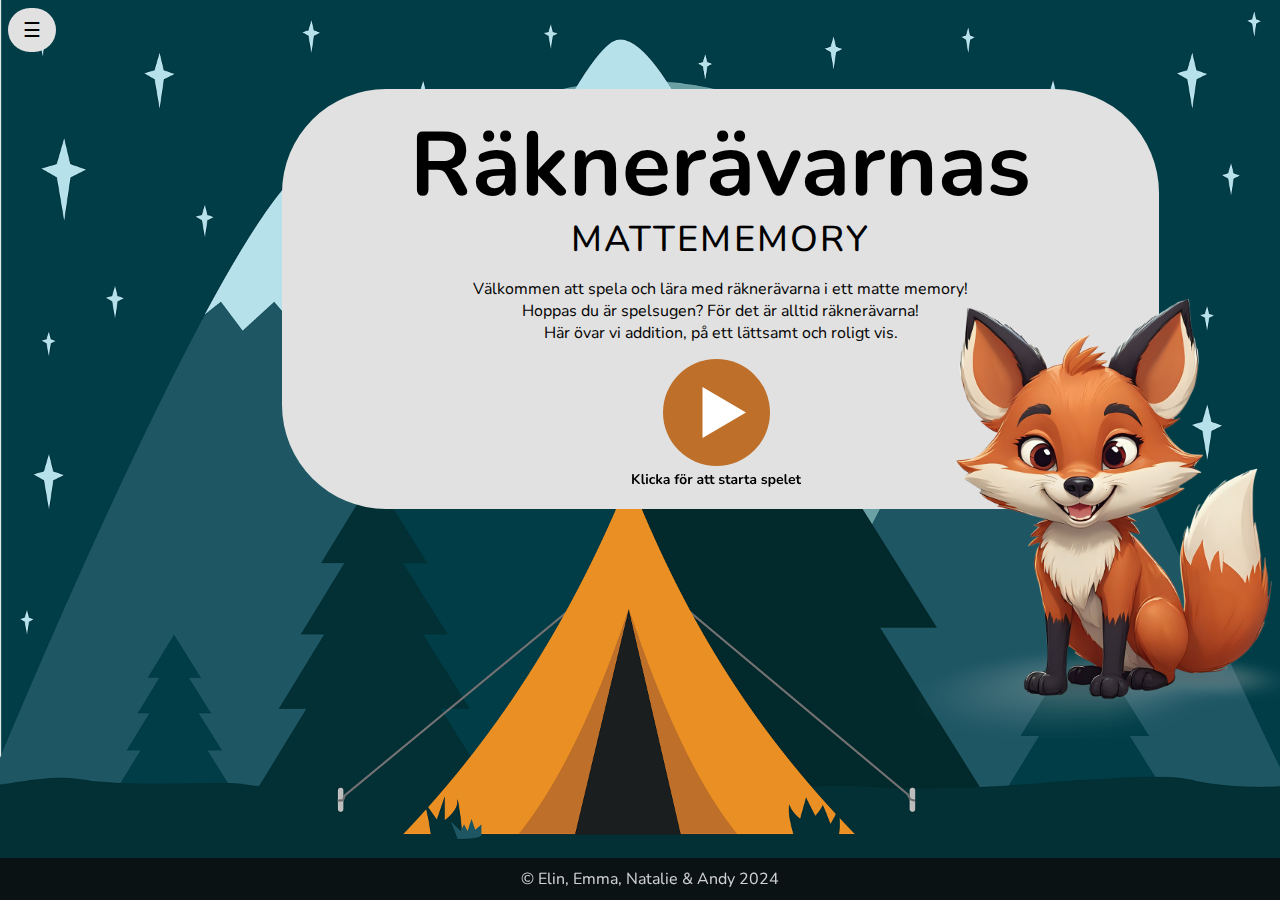
<file: index.html>
<!DOCTYPE html>
<html>

<head>
    <title></title>
    <meta charset="utf-8">
    <meta name="viewport" content="width=device-width, initial-scale=1.0">
    <link rel="stylesheet" href="RakneRavarna.css">
    <link rel="preconnect" href="https://fonts.googleapis.com">
    <link rel="preconnect" href="https://fonts.gstatic.com" crossorigin>
    <link href="https://fonts.googleapis.com/css2?family=Nunito:ital,wght@0,200..1000;1,200..1000&display=swap"
        rel="stylesheet">
</head>

<body>
    <nav id="mySidepanel" class="sidepanel menu-text">
        <a href="javascript:void(0)" class="closebtn" onclick="closeNav()">&times;</a>
            <a href="index.html"><b>Hem</b></a>
            <a href="VilkaArVi.html">Vilka är vi?</a>
            <a href="MatteMemory.html">Spela</a>
    </nav>

    <button class="openbtn" onclick="openNav()">&#9776; </button>
    <header></header>
    <main>

        <div class="greysquare">
            <div class="title">Räknerävarnas</div>
            <div class="undertitle">MATTEMEMORY</div>
            <div class="brodtext">Välkommen att spela och lära med räknerävarna i ett matte memory! <br>Hoppas du är
                spelsugen?
                För det är alltid räknerävarna!<br> Här övar vi addition, på ett lättsamt och roligt vis.</div>

            <div class="bild-container">
                <img src="vänstervändräv.png" alt="vänstervändräv"
                    class="left-image responsiv"><!--gör bilden responsiv-->
            </div>
            <div class="center-button"><a href="MatteMemory.html"><svg width="170" height="134" viewBox="0 0 170 134"
                        fill="none" xmlns="http://www.w3.org/2000/svg">
                        <path
                            d="M1.0033 125.112C0.713964 125.112 0.489964 125.033 0.331297 124.874C0.181964 124.706 0.107297 124.477 0.107297 124.188V115.928C0.107297 115.629 0.181964 115.405 0.331297 115.256C0.489964 115.097 0.713964 115.018 1.0033 115.018C1.29263 115.018 1.51196 115.097 1.6613 115.256C1.81996 115.405 1.8993 115.629 1.8993 115.928V119.498H1.9273L5.9453 115.466C6.09463 115.317 6.24396 115.205 6.3933 115.13C6.54263 115.055 6.71063 115.018 6.8973 115.018C7.16796 115.018 7.3593 115.088 7.4713 115.228C7.59263 115.368 7.6393 115.531 7.6113 115.718C7.59263 115.905 7.50396 116.077 7.3453 116.236L3.2573 120.282L3.2713 119.47L7.5413 123.81C7.7373 123.997 7.83996 124.193 7.8493 124.398C7.85863 124.603 7.7933 124.776 7.6533 124.916C7.52263 125.047 7.32663 125.112 7.0653 125.112C6.8413 125.112 6.6593 125.065 6.5193 124.972C6.38863 124.879 6.23463 124.743 6.0573 124.566L1.9273 120.436H1.8993V124.188C1.8993 124.477 1.82463 124.706 1.6753 124.874C1.52596 125.033 1.30196 125.112 1.0033 125.112ZM11.9433 125.14C11.1686 125.14 10.5853 124.921 10.1933 124.482C9.80131 124.034 9.60531 123.381 9.60531 122.522V115.9C9.60531 115.611 9.67998 115.391 9.82931 115.242C9.97865 115.093 10.1933 115.018 10.4733 115.018C10.7533 115.018 10.968 115.093 11.1173 115.242C11.276 115.391 11.3553 115.611 11.3553 115.9V122.438C11.3553 122.867 11.444 123.185 11.6213 123.39C11.808 123.595 12.0693 123.698 12.4053 123.698C12.48 123.698 12.55 123.698 12.6153 123.698C12.6806 123.689 12.746 123.679 12.8113 123.67C12.942 123.651 13.0306 123.689 13.0773 123.782C13.124 123.866 13.1473 124.043 13.1473 124.314C13.1473 124.547 13.1006 124.729 13.0073 124.86C12.914 124.991 12.76 125.07 12.5453 125.098C12.452 125.107 12.354 125.117 12.2513 125.126C12.1486 125.135 12.046 125.14 11.9433 125.14ZM14.944 125.098C14.664 125.098 14.4493 125.014 14.3 124.846C14.1507 124.678 14.076 124.445 14.076 124.146V119.008C14.076 118.7 14.1507 118.467 14.3 118.308C14.4493 118.14 14.664 118.056 14.944 118.056C15.224 118.056 15.4387 118.14 15.588 118.308C15.7467 118.467 15.826 118.7 15.826 119.008V124.146C15.826 124.445 15.7513 124.678 15.602 124.846C15.4527 125.014 15.2333 125.098 14.944 125.098ZM14.944 116.754C14.6173 116.754 14.3607 116.675 14.174 116.516C13.9967 116.348 13.908 116.119 13.908 115.83C13.908 115.531 13.9967 115.303 14.174 115.144C14.3607 114.985 14.6173 114.906 14.944 114.906C15.28 114.906 15.5367 114.985 15.714 115.144C15.8913 115.303 15.98 115.531 15.98 115.83C15.98 116.119 15.8913 116.348 15.714 116.516C15.5367 116.675 15.28 116.754 14.944 116.754ZM20.8084 125.14C20.0897 125.14 19.4644 124.995 18.9324 124.706C18.4004 124.407 17.9897 123.987 17.7004 123.446C17.411 122.905 17.2664 122.27 17.2664 121.542C17.2664 120.991 17.3457 120.501 17.5044 120.072C17.6724 119.633 17.9104 119.265 18.2184 118.966C18.5264 118.658 18.8997 118.425 19.3384 118.266C19.777 118.098 20.267 118.014 20.8084 118.014C21.1164 118.014 21.4477 118.056 21.8024 118.14C22.1664 118.224 22.507 118.364 22.8244 118.56C22.9737 118.653 23.0717 118.765 23.1184 118.896C23.165 119.027 23.1744 119.162 23.1464 119.302C23.1184 119.433 23.0577 119.549 22.9644 119.652C22.8804 119.745 22.773 119.806 22.6424 119.834C22.5117 119.853 22.367 119.82 22.2084 119.736C22.003 119.615 21.793 119.526 21.5784 119.47C21.3637 119.405 21.1584 119.372 20.9624 119.372C20.6544 119.372 20.3837 119.423 20.1504 119.526C19.917 119.619 19.7164 119.759 19.5484 119.946C19.3897 120.123 19.2684 120.347 19.1844 120.618C19.1004 120.889 19.0584 121.201 19.0584 121.556C19.0584 122.247 19.2217 122.793 19.5484 123.194C19.8844 123.586 20.3557 123.782 20.9624 123.782C21.1584 123.782 21.359 123.754 21.5644 123.698C21.779 123.642 21.9937 123.553 22.2084 123.432C22.367 123.348 22.507 123.32 22.6284 123.348C22.759 123.376 22.8664 123.441 22.9504 123.544C23.0344 123.637 23.0857 123.754 23.1044 123.894C23.123 124.025 23.1044 124.155 23.0484 124.286C23.0017 124.417 22.9084 124.524 22.7684 124.608C22.4604 124.795 22.1337 124.93 21.7884 125.014C21.443 125.098 21.1164 125.14 20.8084 125.14ZM25.1159 125.112C24.8359 125.112 24.6212 125.037 24.4719 124.888C24.3226 124.729 24.2479 124.505 24.2479 124.216V115.9C24.2479 115.611 24.3226 115.391 24.4719 115.242C24.6212 115.093 24.8359 115.018 25.1159 115.018C25.3959 115.018 25.6106 115.093 25.7599 115.242C25.9186 115.391 25.9979 115.611 25.9979 115.9V121.066H26.0259L28.3359 118.63C28.5226 118.443 28.6859 118.299 28.8259 118.196C28.9659 118.093 29.1572 118.042 29.3999 118.042C29.6426 118.042 29.8246 118.107 29.9459 118.238C30.0766 118.359 30.1419 118.509 30.1419 118.686C30.1419 118.863 30.0579 119.041 29.8899 119.218L27.4539 121.794V121.066L30.1279 123.95C30.2959 124.127 30.3706 124.309 30.3519 124.496C30.3426 124.673 30.2679 124.823 30.1279 124.944C29.9879 125.056 29.8106 125.112 29.5959 125.112C29.3346 125.112 29.1246 125.061 28.9659 124.958C28.8166 124.855 28.6486 124.701 28.4619 124.496L26.0259 121.948H25.9979V124.216C25.9979 124.813 25.7039 125.112 25.1159 125.112ZM33.9394 125.14C33.4447 125.14 33.0014 125.047 32.6094 124.86C32.2267 124.664 31.9234 124.403 31.6994 124.076C31.4847 123.749 31.3774 123.381 31.3774 122.97C31.3774 122.466 31.5081 122.069 31.7694 121.78C32.0307 121.481 32.4554 121.267 33.0434 121.136C33.6314 121.005 34.4201 120.94 35.4094 120.94H36.1094V121.948H35.4234C34.8447 121.948 34.3827 121.976 34.0374 122.032C33.6921 122.088 33.4447 122.186 33.2954 122.326C33.1554 122.457 33.0854 122.643 33.0854 122.886C33.0854 123.194 33.1927 123.446 33.4074 123.642C33.6221 123.838 33.9207 123.936 34.3034 123.936C34.6114 123.936 34.8821 123.866 35.1154 123.726C35.3581 123.577 35.5494 123.376 35.6894 123.124C35.8294 122.872 35.8994 122.583 35.8994 122.256V120.646C35.8994 120.179 35.7967 119.843 35.5914 119.638C35.3861 119.433 35.0407 119.33 34.5554 119.33C34.2847 119.33 33.9907 119.363 33.6734 119.428C33.3654 119.493 33.0387 119.605 32.6934 119.764C32.5161 119.848 32.3574 119.871 32.2174 119.834C32.0867 119.797 31.9841 119.722 31.9094 119.61C31.8347 119.489 31.7974 119.358 31.7974 119.218C31.7974 119.078 31.8347 118.943 31.9094 118.812C31.9841 118.672 32.1101 118.569 32.2874 118.504C32.7167 118.327 33.1274 118.201 33.5194 118.126C33.9207 118.051 34.2847 118.014 34.6114 118.014C35.2834 118.014 35.8341 118.117 36.2634 118.322C36.7021 118.527 37.0287 118.84 37.2434 119.26C37.4581 119.671 37.5654 120.203 37.5654 120.856V124.216C37.5654 124.505 37.4954 124.729 37.3554 124.888C37.2154 125.037 37.0147 125.112 36.7534 125.112C36.4921 125.112 36.2867 125.037 36.1374 124.888C35.9974 124.729 35.9274 124.505 35.9274 124.216V123.544H36.0394C35.9741 123.871 35.8434 124.155 35.6474 124.398C35.4607 124.631 35.2227 124.813 34.9334 124.944C34.6441 125.075 34.3127 125.14 33.9394 125.14ZM44.4864 125.112C44.2064 125.112 43.9871 125.037 43.8284 124.888C43.6791 124.729 43.6044 124.505 43.6044 124.216V119.47H42.9604C42.7364 119.47 42.5638 119.414 42.4424 119.302C42.3211 119.181 42.2604 119.017 42.2604 118.812C42.2604 118.597 42.3211 118.434 42.4424 118.322C42.5638 118.21 42.7364 118.154 42.9604 118.154H44.1084L43.6044 118.616V118.14C43.6044 117.179 43.8471 116.46 44.3324 115.984C44.8178 115.499 45.5178 115.214 46.4324 115.13L46.9084 115.088C47.0951 115.069 47.2444 115.102 47.3564 115.186C47.4684 115.261 47.5431 115.363 47.5804 115.494C47.6178 115.615 47.6224 115.741 47.5944 115.872C47.5664 116.003 47.5058 116.119 47.4124 116.222C47.3284 116.315 47.2164 116.367 47.0764 116.376L46.8804 116.39C46.3484 116.427 45.9611 116.563 45.7184 116.796C45.4758 117.029 45.3544 117.384 45.3544 117.86V118.378L45.1304 118.154H46.5444C46.7684 118.154 46.9411 118.21 47.0624 118.322C47.1838 118.434 47.2444 118.597 47.2444 118.812C47.2444 119.017 47.1838 119.181 47.0624 119.302C46.9411 119.414 46.7684 119.47 46.5444 119.47H45.3544V124.216C45.3544 124.813 45.0651 125.112 44.4864 125.112ZM51.1863 125.14C50.477 125.14 49.861 124.995 49.3383 124.706C48.8156 124.417 48.4096 124.006 48.1203 123.474C47.831 122.933 47.6863 122.298 47.6863 121.57C47.6863 121.019 47.7656 120.529 47.9243 120.1C48.0923 119.661 48.3303 119.288 48.6383 118.98C48.9463 118.663 49.315 118.425 49.7443 118.266C50.1736 118.098 50.6543 118.014 51.1863 118.014C51.8956 118.014 52.5116 118.159 53.0343 118.448C53.557 118.737 53.963 119.148 54.2523 119.68C54.5416 120.212 54.6863 120.842 54.6863 121.57C54.6863 122.121 54.6023 122.615 54.4343 123.054C54.2756 123.493 54.0423 123.871 53.7343 124.188C53.4263 124.496 53.0576 124.734 52.6283 124.902C52.199 125.061 51.7183 125.14 51.1863 125.14ZM51.1863 123.81C51.5316 123.81 51.835 123.726 52.0963 123.558C52.3576 123.39 52.5583 123.143 52.6983 122.816C52.8476 122.48 52.9223 122.065 52.9223 121.57C52.9223 120.823 52.7636 120.268 52.4463 119.904C52.129 119.531 51.709 119.344 51.1863 119.344C50.841 119.344 50.5376 119.428 50.2763 119.596C50.015 119.755 49.8096 120.002 49.6603 120.338C49.5203 120.665 49.4503 121.075 49.4503 121.57C49.4503 122.307 49.609 122.867 49.9263 123.25C50.2436 123.623 50.6636 123.81 51.1863 123.81ZM52.5163 116.698C52.2363 116.698 52.0216 116.623 51.8723 116.474C51.723 116.325 51.6483 116.11 51.6483 115.83C51.6483 115.559 51.723 115.349 51.8723 115.2C52.0216 115.051 52.2363 114.976 52.5163 114.976C52.787 114.976 52.997 115.051 53.1463 115.2C53.2956 115.349 53.3703 115.559 53.3703 115.83C53.3703 116.11 53.2956 116.325 53.1463 116.474C53.0063 116.623 52.7963 116.698 52.5163 116.698ZM49.8703 116.698C49.5996 116.698 49.385 116.623 49.2263 116.474C49.077 116.325 49.0023 116.11 49.0023 115.83C49.0023 115.559 49.077 115.349 49.2263 115.2C49.385 115.051 49.5996 114.976 49.8703 114.976C50.1503 114.976 50.365 115.051 50.5143 115.2C50.6636 115.349 50.7383 115.559 50.7383 115.83C50.7383 116.11 50.6636 116.325 50.5143 116.474C50.365 116.623 50.1503 116.698 49.8703 116.698ZM57.0267 125.112C56.7374 125.112 56.5134 125.037 56.3547 124.888C56.2054 124.729 56.1307 124.505 56.1307 124.216V118.924C56.1307 118.635 56.2054 118.415 56.3547 118.266C56.504 118.117 56.714 118.042 56.9847 118.042C57.2554 118.042 57.4654 118.117 57.6147 118.266C57.764 118.415 57.8387 118.635 57.8387 118.924V119.806H57.6987C57.8294 119.246 58.086 118.821 58.4687 118.532C58.8514 118.243 59.36 118.07 59.9947 118.014C60.1907 117.995 60.3447 118.047 60.4567 118.168C60.578 118.28 60.648 118.457 60.6667 118.7C60.6854 118.933 60.6294 119.125 60.4987 119.274C60.3774 119.414 60.1907 119.498 59.9387 119.526L59.6307 119.554C59.0614 119.61 58.632 119.787 58.3427 120.086C58.0534 120.375 57.9087 120.786 57.9087 121.318V124.216C57.9087 124.505 57.834 124.729 57.6847 124.888C57.5354 125.037 57.316 125.112 57.0267 125.112ZM67.6679 125.14C67.1732 125.14 66.7299 125.047 66.3379 124.86C65.9552 124.664 65.6519 124.403 65.4279 124.076C65.2132 123.749 65.1059 123.381 65.1059 122.97C65.1059 122.466 65.2366 122.069 65.4979 121.78C65.7592 121.481 66.1839 121.267 66.7719 121.136C67.3599 121.005 68.1486 120.94 69.1379 120.94H69.8379V121.948H69.1519C68.5732 121.948 68.1112 121.976 67.7659 122.032C67.4206 122.088 67.1732 122.186 67.0239 122.326C66.8839 122.457 66.8139 122.643 66.8139 122.886C66.8139 123.194 66.9212 123.446 67.1359 123.642C67.3506 123.838 67.6492 123.936 68.0319 123.936C68.3399 123.936 68.6106 123.866 68.8439 123.726C69.0866 123.577 69.2779 123.376 69.4179 123.124C69.5579 122.872 69.6279 122.583 69.6279 122.256V120.646C69.6279 120.179 69.5252 119.843 69.3199 119.638C69.1146 119.433 68.7692 119.33 68.2839 119.33C68.0132 119.33 67.7192 119.363 67.4019 119.428C67.0939 119.493 66.7672 119.605 66.4219 119.764C66.2446 119.848 66.0859 119.871 65.9459 119.834C65.8152 119.797 65.7126 119.722 65.6379 119.61C65.5632 119.489 65.5259 119.358 65.5259 119.218C65.5259 119.078 65.5632 118.943 65.6379 118.812C65.7126 118.672 65.8386 118.569 66.0159 118.504C66.4452 118.327 66.8559 118.201 67.2479 118.126C67.6492 118.051 68.0132 118.014 68.3399 118.014C69.0119 118.014 69.5626 118.117 69.9919 118.322C70.4306 118.527 70.7572 118.84 70.9719 119.26C71.1866 119.671 71.2939 120.203 71.2939 120.856V124.216C71.2939 124.505 71.2239 124.729 71.0839 124.888C70.9439 125.037 70.7432 125.112 70.4819 125.112C70.2206 125.112 70.0152 125.037 69.8659 124.888C69.7259 124.729 69.6559 124.505 69.6559 124.216V123.544H69.7679C69.7026 123.871 69.5719 124.155 69.3759 124.398C69.1892 124.631 68.9512 124.813 68.6619 124.944C68.3726 125.075 68.0412 125.14 67.6679 125.14ZM76.2062 125.14C75.5995 125.14 75.0908 125.037 74.6802 124.832C74.2788 124.627 73.9802 124.328 73.7842 123.936C73.5882 123.535 73.4902 123.04 73.4902 122.452V119.47H72.7622C72.5382 119.47 72.3655 119.414 72.2442 119.302C72.1228 119.181 72.0622 119.017 72.0622 118.812C72.0622 118.597 72.1228 118.434 72.2442 118.322C72.3655 118.21 72.5382 118.154 72.7622 118.154H73.4902V116.88C73.4902 116.591 73.5648 116.371 73.7142 116.222C73.8728 116.073 74.0922 115.998 74.3722 115.998C74.6522 115.998 74.8668 116.073 75.0162 116.222C75.1655 116.371 75.2402 116.591 75.2402 116.88V118.154H76.7242C76.9482 118.154 77.1208 118.21 77.2422 118.322C77.3635 118.434 77.4242 118.597 77.4242 118.812C77.4242 119.017 77.3635 119.181 77.2422 119.302C77.1208 119.414 76.9482 119.47 76.7242 119.47H75.2402V122.354C75.2402 122.802 75.3382 123.138 75.5342 123.362C75.7302 123.586 76.0475 123.698 76.4862 123.698C76.6448 123.698 76.7848 123.684 76.9062 123.656C77.0275 123.628 77.1348 123.609 77.2282 123.6C77.3402 123.591 77.4335 123.628 77.5082 123.712C77.5828 123.787 77.6202 123.945 77.6202 124.188C77.6202 124.375 77.5875 124.543 77.5222 124.692C77.4662 124.832 77.3588 124.93 77.2002 124.986C77.0788 125.023 76.9202 125.056 76.7242 125.084C76.5282 125.121 76.3555 125.14 76.2062 125.14ZM81.1827 125.14C80.5761 125.14 80.0674 125.037 79.6567 124.832C79.2554 124.627 78.9567 124.328 78.7607 123.936C78.5647 123.535 78.4667 123.04 78.4667 122.452V119.47H77.7387C77.5147 119.47 77.3421 119.414 77.2207 119.302C77.0994 119.181 77.0387 119.017 77.0387 118.812C77.0387 118.597 77.0994 118.434 77.2207 118.322C77.3421 118.21 77.5147 118.154 77.7387 118.154H78.4667V116.88C78.4667 116.591 78.5414 116.371 78.6907 116.222C78.8494 116.073 79.0687 115.998 79.3487 115.998C79.6287 115.998 79.8434 116.073 79.9927 116.222C80.1421 116.371 80.2167 116.591 80.2167 116.88V118.154H81.7007C81.9247 118.154 82.0974 118.21 82.2187 118.322C82.3401 118.434 82.4007 118.597 82.4007 118.812C82.4007 119.017 82.3401 119.181 82.2187 119.302C82.0974 119.414 81.9247 119.47 81.7007 119.47H80.2167V122.354C80.2167 122.802 80.3147 123.138 80.5107 123.362C80.7067 123.586 81.0241 123.698 81.4627 123.698C81.6214 123.698 81.7614 123.684 81.8827 123.656C82.0041 123.628 82.1114 123.609 82.2047 123.6C82.3167 123.591 82.4101 123.628 82.4847 123.712C82.5594 123.787 82.5967 123.945 82.5967 124.188C82.5967 124.375 82.5641 124.543 82.4987 124.692C82.4427 124.832 82.3354 124.93 82.1767 124.986C82.0554 125.023 81.8967 125.056 81.7007 125.084C81.5047 125.121 81.3321 125.14 81.1827 125.14ZM89.7265 125.14C89.3252 125.14 88.9005 125.098 88.4525 125.014C88.0045 124.93 87.6032 124.785 87.2485 124.58C87.0992 124.487 86.9919 124.379 86.9265 124.258C86.8705 124.127 86.8472 124.001 86.8565 123.88C86.8752 123.749 86.9219 123.637 86.9965 123.544C87.0805 123.451 87.1832 123.39 87.3045 123.362C87.4352 123.334 87.5752 123.357 87.7245 123.432C88.0979 123.609 88.4479 123.735 88.7745 123.81C89.1012 123.875 89.4232 123.908 89.7405 123.908C90.1885 123.908 90.5199 123.833 90.7345 123.684C90.9585 123.525 91.0705 123.32 91.0705 123.068C91.0705 122.853 90.9959 122.69 90.8465 122.578C90.7065 122.457 90.4919 122.368 90.2025 122.312L88.8025 122.046C88.2239 121.934 87.7805 121.724 87.4725 121.416C87.1739 121.099 87.0245 120.693 87.0245 120.198C87.0245 119.75 87.1459 119.363 87.3885 119.036C87.6405 118.709 87.9859 118.457 88.4245 118.28C88.8632 118.103 89.3672 118.014 89.9365 118.014C90.3472 118.014 90.7299 118.061 91.0845 118.154C91.4485 118.238 91.7985 118.373 92.1345 118.56C92.2745 118.635 92.3679 118.733 92.4145 118.854C92.4705 118.975 92.4845 119.101 92.4565 119.232C92.4285 119.353 92.3725 119.465 92.2885 119.568C92.2045 119.661 92.0972 119.722 91.9665 119.75C91.8452 119.769 91.7052 119.741 91.5465 119.666C91.2572 119.517 90.9772 119.409 90.7065 119.344C90.4452 119.279 90.1932 119.246 89.9505 119.246C89.4932 119.246 89.1525 119.325 88.9285 119.484C88.7139 119.643 88.6065 119.853 88.6065 120.114C88.6065 120.31 88.6719 120.473 88.8025 120.604C88.9332 120.735 89.1339 120.823 89.4045 120.87L90.8045 121.136C91.4112 121.248 91.8685 121.453 92.1765 121.752C92.4939 122.051 92.6525 122.452 92.6525 122.956C92.6525 123.637 92.3865 124.174 91.8545 124.566C91.3225 124.949 90.6132 125.14 89.7265 125.14ZM97.1241 125.14C96.5175 125.14 96.0088 125.037 95.5981 124.832C95.1968 124.627 94.8981 124.328 94.7021 123.936C94.5061 123.535 94.4081 123.04 94.4081 122.452V119.47H93.6801C93.4561 119.47 93.2835 119.414 93.1621 119.302C93.0408 119.181 92.9801 119.017 92.9801 118.812C92.9801 118.597 93.0408 118.434 93.1621 118.322C93.2835 118.21 93.4561 118.154 93.6801 118.154H94.4081V116.88C94.4081 116.591 94.4828 116.371 94.6321 116.222C94.7908 116.073 95.0101 115.998 95.2901 115.998C95.5701 115.998 95.7848 116.073 95.9341 116.222C96.0835 116.371 96.1581 116.591 96.1581 116.88V118.154H97.6421C97.8661 118.154 98.0388 118.21 98.1601 118.322C98.2815 118.434 98.3421 118.597 98.3421 118.812C98.3421 119.017 98.2815 119.181 98.1601 119.302C98.0388 119.414 97.8661 119.47 97.6421 119.47H96.1581V122.354C96.1581 122.802 96.2561 123.138 96.4521 123.362C96.6481 123.586 96.9655 123.698 97.4041 123.698C97.5628 123.698 97.7028 123.684 97.8241 123.656C97.9455 123.628 98.0528 123.609 98.1461 123.6C98.2581 123.591 98.3515 123.628 98.4261 123.712C98.5008 123.787 98.5381 123.945 98.5381 124.188C98.5381 124.375 98.5055 124.543 98.4401 124.692C98.3841 124.832 98.2768 124.93 98.1181 124.986C97.9968 125.023 97.8381 125.056 97.6421 125.084C97.4461 125.121 97.2735 125.14 97.1241 125.14ZM101.615 125.14C101.121 125.14 100.677 125.047 100.285 124.86C99.9025 124.664 99.5992 124.403 99.3752 124.076C99.1605 123.749 99.0532 123.381 99.0532 122.97C99.0532 122.466 99.1838 122.069 99.4452 121.78C99.7065 121.481 100.131 121.267 100.719 121.136C101.307 121.005 102.096 120.94 103.085 120.94H103.785V121.948H103.099C102.521 121.948 102.059 121.976 101.713 122.032C101.368 122.088 101.121 122.186 100.971 122.326C100.831 122.457 100.761 122.643 100.761 122.886C100.761 123.194 100.869 123.446 101.083 123.642C101.298 123.838 101.597 123.936 101.979 123.936C102.287 123.936 102.558 123.866 102.791 123.726C103.034 123.577 103.225 123.376 103.365 123.124C103.505 122.872 103.575 122.583 103.575 122.256V120.646C103.575 120.179 103.473 119.843 103.267 119.638C103.062 119.433 102.717 119.33 102.231 119.33C101.961 119.33 101.667 119.363 101.349 119.428C101.041 119.493 100.715 119.605 100.369 119.764C100.192 119.848 100.033 119.871 99.8932 119.834C99.7625 119.797 99.6598 119.722 99.5852 119.61C99.5105 119.489 99.4732 119.358 99.4732 119.218C99.4732 119.078 99.5105 118.943 99.5852 118.812C99.6598 118.672 99.7858 118.569 99.9632 118.504C100.393 118.327 100.803 118.201 101.195 118.126C101.597 118.051 101.961 118.014 102.287 118.014C102.959 118.014 103.51 118.117 103.939 118.322C104.378 118.527 104.705 118.84 104.919 119.26C105.134 119.671 105.241 120.203 105.241 120.856V124.216C105.241 124.505 105.171 124.729 105.031 124.888C104.891 125.037 104.691 125.112 104.429 125.112C104.168 125.112 103.963 125.037 103.813 124.888C103.673 124.729 103.603 124.505 103.603 124.216V123.544H103.715C103.65 123.871 103.519 124.155 103.323 124.398C103.137 124.631 102.899 124.813 102.609 124.944C102.32 125.075 101.989 125.14 101.615 125.14ZM107.913 125.112C107.624 125.112 107.4 125.037 107.241 124.888C107.092 124.729 107.017 124.505 107.017 124.216V118.924C107.017 118.635 107.092 118.415 107.241 118.266C107.391 118.117 107.601 118.042 107.871 118.042C108.142 118.042 108.352 118.117 108.501 118.266C108.651 118.415 108.725 118.635 108.725 118.924V119.806H108.585C108.716 119.246 108.973 118.821 109.355 118.532C109.738 118.243 110.247 118.07 110.881 118.014C111.077 117.995 111.231 118.047 111.343 118.168C111.465 118.28 111.535 118.457 111.553 118.7C111.572 118.933 111.516 119.125 111.385 119.274C111.264 119.414 111.077 119.498 110.825 119.526L110.517 119.554C109.948 119.61 109.519 119.787 109.229 120.086C108.94 120.375 108.795 120.786 108.795 121.318V124.216C108.795 124.505 108.721 124.729 108.571 124.888C108.422 125.037 108.203 125.112 107.913 125.112ZM116.032 125.14C115.426 125.14 114.917 125.037 114.506 124.832C114.105 124.627 113.806 124.328 113.61 123.936C113.414 123.535 113.316 123.04 113.316 122.452V119.47H112.588C112.364 119.47 112.192 119.414 112.07 119.302C111.949 119.181 111.888 119.017 111.888 118.812C111.888 118.597 111.949 118.434 112.07 118.322C112.192 118.21 112.364 118.154 112.588 118.154H113.316V116.88C113.316 116.591 113.391 116.371 113.54 116.222C113.699 116.073 113.918 115.998 114.198 115.998C114.478 115.998 114.693 116.073 114.842 116.222C114.992 116.371 115.066 116.591 115.066 116.88V118.154H116.55C116.774 118.154 116.947 118.21 117.068 118.322C117.19 118.434 117.25 118.597 117.25 118.812C117.25 119.017 117.19 119.181 117.068 119.302C116.947 119.414 116.774 119.47 116.55 119.47H115.066V122.354C115.066 122.802 115.164 123.138 115.36 123.362C115.556 123.586 115.874 123.698 116.312 123.698C116.471 123.698 116.611 123.684 116.732 123.656C116.854 123.628 116.961 123.609 117.054 123.6C117.166 123.591 117.26 123.628 117.334 123.712C117.409 123.787 117.446 123.945 117.446 124.188C117.446 124.375 117.414 124.543 117.348 124.692C117.292 124.832 117.185 124.93 117.026 124.986C116.905 125.023 116.746 125.056 116.55 125.084C116.354 125.121 116.182 125.14 116.032 125.14ZM120.523 125.14C120.029 125.14 119.585 125.047 119.193 124.86C118.811 124.664 118.507 124.403 118.283 124.076C118.069 123.749 117.961 123.381 117.961 122.97C117.961 122.466 118.092 122.069 118.353 121.78C118.615 121.481 119.039 121.267 119.627 121.136C120.215 121.005 121.004 120.94 121.993 120.94H122.693V121.948H122.007C121.429 121.948 120.967 121.976 120.621 122.032C120.276 122.088 120.029 122.186 119.879 122.326C119.739 122.457 119.669 122.643 119.669 122.886C119.669 123.194 119.777 123.446 119.991 123.642C120.206 123.838 120.505 123.936 120.887 123.936C121.195 123.936 121.466 123.866 121.699 123.726C121.942 123.577 122.133 123.376 122.273 123.124C122.413 122.872 122.483 122.583 122.483 122.256V120.646C122.483 120.179 122.381 119.843 122.175 119.638C121.97 119.433 121.625 119.33 121.139 119.33C120.869 119.33 120.575 119.363 120.257 119.428C119.949 119.493 119.623 119.605 119.277 119.764C119.1 119.848 118.941 119.871 118.801 119.834C118.671 119.797 118.568 119.722 118.493 119.61C118.419 119.489 118.381 119.358 118.381 119.218C118.381 119.078 118.419 118.943 118.493 118.812C118.568 118.672 118.694 118.569 118.871 118.504C119.301 118.327 119.711 118.201 120.103 118.126C120.505 118.051 120.869 118.014 121.195 118.014C121.867 118.014 122.418 118.117 122.847 118.322C123.286 118.527 123.613 118.84 123.827 119.26C124.042 119.671 124.149 120.203 124.149 120.856V124.216C124.149 124.505 124.079 124.729 123.939 124.888C123.799 125.037 123.599 125.112 123.337 125.112C123.076 125.112 122.871 125.037 122.721 124.888C122.581 124.729 122.511 124.505 122.511 124.216V123.544H122.623C122.558 123.871 122.427 124.155 122.231 124.398C122.045 124.631 121.807 124.813 121.517 124.944C121.228 125.075 120.897 125.14 120.523 125.14ZM132.232 125.14C131.831 125.14 131.406 125.098 130.958 125.014C130.51 124.93 130.109 124.785 129.754 124.58C129.605 124.487 129.498 124.379 129.432 124.258C129.376 124.127 129.353 124.001 129.362 123.88C129.381 123.749 129.428 123.637 129.502 123.544C129.586 123.451 129.689 123.39 129.81 123.362C129.941 123.334 130.081 123.357 130.23 123.432C130.604 123.609 130.954 123.735 131.28 123.81C131.607 123.875 131.929 123.908 132.246 123.908C132.694 123.908 133.026 123.833 133.24 123.684C133.464 123.525 133.576 123.32 133.576 123.068C133.576 122.853 133.502 122.69 133.352 122.578C133.212 122.457 132.998 122.368 132.708 122.312L131.308 122.046C130.73 121.934 130.286 121.724 129.978 121.416C129.68 121.099 129.53 120.693 129.53 120.198C129.53 119.75 129.652 119.363 129.894 119.036C130.146 118.709 130.492 118.457 130.93 118.28C131.369 118.103 131.873 118.014 132.442 118.014C132.853 118.014 133.236 118.061 133.59 118.154C133.954 118.238 134.304 118.373 134.64 118.56C134.78 118.635 134.874 118.733 134.92 118.854C134.976 118.975 134.99 119.101 134.962 119.232C134.934 119.353 134.878 119.465 134.794 119.568C134.71 119.661 134.603 119.722 134.472 119.75C134.351 119.769 134.211 119.741 134.052 119.666C133.763 119.517 133.483 119.409 133.212 119.344C132.951 119.279 132.699 119.246 132.456 119.246C131.999 119.246 131.658 119.325 131.434 119.484C131.22 119.643 131.112 119.853 131.112 120.114C131.112 120.31 131.178 120.473 131.308 120.604C131.439 120.735 131.64 120.823 131.91 120.87L133.31 121.136C133.917 121.248 134.374 121.453 134.682 121.752C135 122.051 135.158 122.452 135.158 122.956C135.158 123.637 134.892 124.174 134.36 124.566C133.828 124.949 133.119 125.14 132.232 125.14ZM137.43 127.632C137.15 127.632 136.936 127.557 136.786 127.408C136.637 127.259 136.562 127.039 136.562 126.75V118.924C136.562 118.635 136.637 118.415 136.786 118.266C136.936 118.117 137.146 118.042 137.416 118.042C137.696 118.042 137.911 118.117 138.06 118.266C138.21 118.415 138.284 118.635 138.284 118.924V120.016L138.13 119.596C138.27 119.12 138.555 118.737 138.984 118.448C139.423 118.159 139.932 118.014 140.51 118.014C141.108 118.014 141.63 118.159 142.078 118.448C142.536 118.737 142.89 119.148 143.142 119.68C143.394 120.203 143.52 120.833 143.52 121.57C143.52 122.298 143.394 122.933 143.142 123.474C142.89 124.006 142.54 124.417 142.092 124.706C141.644 124.995 141.117 125.14 140.51 125.14C139.941 125.14 139.442 125 139.012 124.72C138.583 124.431 138.294 124.057 138.144 123.6H138.312V126.75C138.312 127.039 138.233 127.259 138.074 127.408C137.925 127.557 137.71 127.632 137.43 127.632ZM140.02 123.81C140.366 123.81 140.669 123.726 140.93 123.558C141.192 123.39 141.392 123.143 141.532 122.816C141.682 122.48 141.756 122.065 141.756 121.57C141.756 120.823 141.598 120.268 141.28 119.904C140.963 119.531 140.543 119.344 140.02 119.344C139.675 119.344 139.372 119.428 139.11 119.596C138.849 119.755 138.644 120.002 138.494 120.338C138.354 120.665 138.284 121.075 138.284 121.57C138.284 122.307 138.443 122.867 138.76 123.25C139.078 123.623 139.498 123.81 140.02 123.81ZM148.331 125.14C147.556 125.14 146.889 124.995 146.329 124.706C145.769 124.417 145.335 124.006 145.027 123.474C144.728 122.942 144.579 122.312 144.579 121.584C144.579 120.875 144.724 120.254 145.013 119.722C145.312 119.19 145.718 118.775 146.231 118.476C146.754 118.168 147.346 118.014 148.009 118.014C148.494 118.014 148.928 118.093 149.311 118.252C149.703 118.411 150.034 118.639 150.305 118.938C150.585 119.237 150.795 119.601 150.935 120.03C151.084 120.45 151.159 120.926 151.159 121.458C151.159 121.626 151.098 121.757 150.977 121.85C150.865 121.934 150.702 121.976 150.487 121.976H145.993V120.968H149.927L149.703 121.178C149.703 120.749 149.638 120.389 149.507 120.1C149.386 119.811 149.204 119.591 148.961 119.442C148.728 119.283 148.434 119.204 148.079 119.204C147.687 119.204 147.351 119.297 147.071 119.484C146.8 119.661 146.59 119.918 146.441 120.254C146.301 120.581 146.231 120.973 146.231 121.43V121.528C146.231 122.293 146.408 122.867 146.763 123.25C147.127 123.623 147.659 123.81 148.359 123.81C148.602 123.81 148.872 123.782 149.171 123.726C149.479 123.661 149.768 123.553 150.039 123.404C150.235 123.292 150.408 123.245 150.557 123.264C150.706 123.273 150.823 123.325 150.907 123.418C151 123.511 151.056 123.628 151.075 123.768C151.094 123.899 151.066 124.034 150.991 124.174C150.926 124.314 150.809 124.435 150.641 124.538C150.314 124.743 149.936 124.897 149.507 125C149.087 125.093 148.695 125.14 148.331 125.14ZM154.883 125.14C154.108 125.14 153.525 124.921 153.133 124.482C152.741 124.034 152.545 123.381 152.545 122.522V115.9C152.545 115.611 152.619 115.391 152.769 115.242C152.918 115.093 153.133 115.018 153.413 115.018C153.693 115.018 153.907 115.093 154.057 115.242C154.215 115.391 154.295 115.611 154.295 115.9V122.438C154.295 122.867 154.383 123.185 154.561 123.39C154.747 123.595 155.009 123.698 155.345 123.698C155.419 123.698 155.489 123.698 155.555 123.698C155.62 123.689 155.685 123.679 155.751 123.67C155.881 123.651 155.97 123.689 156.017 123.782C156.063 123.866 156.087 124.043 156.087 124.314C156.087 124.547 156.04 124.729 155.947 124.86C155.853 124.991 155.699 125.07 155.485 125.098C155.391 125.107 155.293 125.117 155.191 125.126C155.088 125.135 154.985 125.14 154.883 125.14ZM160.321 125.14C159.546 125.14 158.879 124.995 158.319 124.706C157.759 124.417 157.325 124.006 157.017 123.474C156.718 122.942 156.569 122.312 156.569 121.584C156.569 120.875 156.714 120.254 157.003 119.722C157.302 119.19 157.708 118.775 158.221 118.476C158.744 118.168 159.336 118.014 159.999 118.014C160.484 118.014 160.918 118.093 161.301 118.252C161.693 118.411 162.024 118.639 162.295 118.938C162.575 119.237 162.785 119.601 162.925 120.03C163.074 120.45 163.149 120.926 163.149 121.458C163.149 121.626 163.088 121.757 162.967 121.85C162.855 121.934 162.692 121.976 162.477 121.976H157.983V120.968H161.917L161.693 121.178C161.693 120.749 161.628 120.389 161.497 120.1C161.376 119.811 161.194 119.591 160.951 119.442C160.718 119.283 160.424 119.204 160.069 119.204C159.677 119.204 159.341 119.297 159.061 119.484C158.79 119.661 158.58 119.918 158.431 120.254C158.291 120.581 158.221 120.973 158.221 121.43V121.528C158.221 122.293 158.398 122.867 158.753 123.25C159.117 123.623 159.649 123.81 160.349 123.81C160.592 123.81 160.862 123.782 161.161 123.726C161.469 123.661 161.758 123.553 162.029 123.404C162.225 123.292 162.398 123.245 162.547 123.264C162.696 123.273 162.813 123.325 162.897 123.418C162.99 123.511 163.046 123.628 163.065 123.768C163.084 123.899 163.056 124.034 162.981 124.174C162.916 124.314 162.799 124.435 162.631 124.538C162.304 124.743 161.926 124.897 161.497 125C161.077 125.093 160.685 125.14 160.321 125.14ZM167.644 125.14C167.037 125.14 166.528 125.037 166.118 124.832C165.716 124.627 165.418 124.328 165.222 123.936C165.026 123.535 164.928 123.04 164.928 122.452V119.47H164.2C163.976 119.47 163.803 119.414 163.682 119.302C163.56 119.181 163.5 119.017 163.5 118.812C163.5 118.597 163.56 118.434 163.682 118.322C163.803 118.21 163.976 118.154 164.2 118.154H164.928V116.88C164.928 116.591 165.002 116.371 165.152 116.222C165.31 116.073 165.53 115.998 165.81 115.998C166.09 115.998 166.304 116.073 166.454 116.222C166.603 116.371 166.678 116.591 166.678 116.88V118.154H168.162C168.386 118.154 168.558 118.21 168.68 118.322C168.801 118.434 168.862 118.597 168.862 118.812C168.862 119.017 168.801 119.181 168.68 119.302C168.558 119.414 168.386 119.47 168.162 119.47H166.678V122.354C166.678 122.802 166.776 123.138 166.972 123.362C167.168 123.586 167.485 123.698 167.924 123.698C168.082 123.698 168.222 123.684 168.344 123.656C168.465 123.628 168.572 123.609 168.666 123.6C168.778 123.591 168.871 123.628 168.946 123.712C169.02 123.787 169.058 123.945 169.058 124.188C169.058 124.375 169.025 124.543 168.96 124.692C168.904 124.832 168.796 124.93 168.638 124.986C168.516 125.023 168.358 125.056 168.162 125.084C167.966 125.121 167.793 125.14 167.644 125.14Z"
                            fill="black" />
                        <circle cx="84.5" cy="53.5" r="53.5" fill="#BE6F29" />
                        <path d="M114 53.5L70.5 79.0478L70.5 27.9522L114 53.5Z" fill="white" />
                    </svg></a></div>
        </div>
    </main>

    <footer>
        &copy; Elin, Emma, Natalie & Andy 2024
    </footer>
    <script src="RakneRavarna.js"></script>
</body>

</html>
</file>
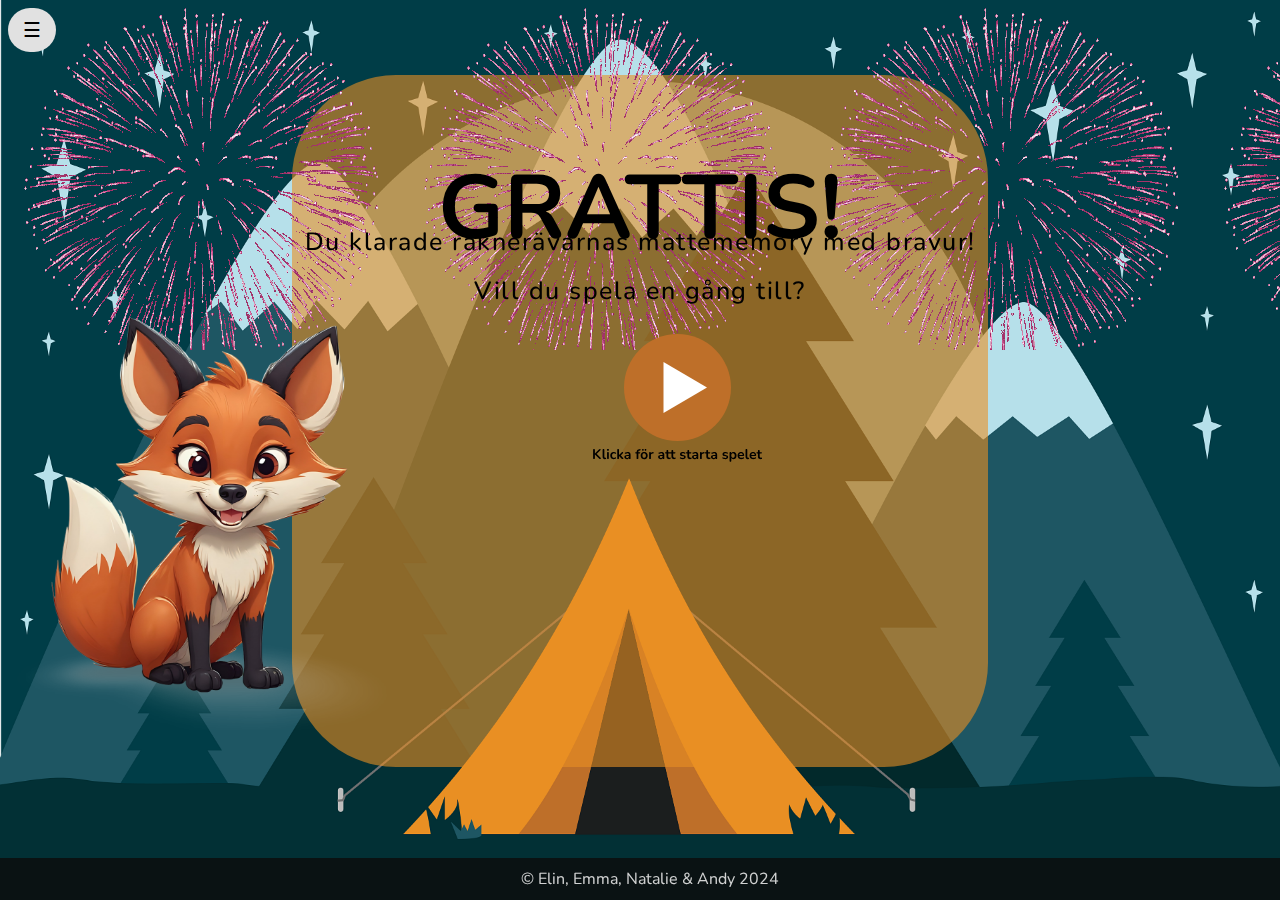
<file: Grattis.html>
<!DOCTYPE html>
<html>

<head>
    <title></title>
    <meta charset="utf-8">
    <meta name="viewport" content="width=device-width, initial-scale=1.0">
    <link rel="stylesheet" href="RakneRavarna.css">
    <link rel="preconnect" href="https://fonts.googleapis.com">
    <link rel="preconnect" href="https://fonts.gstatic.com" crossorigin>
    <link href="https://fonts.googleapis.com/css2?family=Nunito:ital,wght@0,200..1000;1,200..1000&display=swap"
        rel="stylesheet">

</head>

<body>
    <nav id="mySidepanel" class="sidepanel menu-text">
        <a href="javascript:void(0)" class="closebtn" onclick="closeNav()">&times;</a>
        <a href="index.html">Hem</a>
        <a href="VilkaArVi.html">Vilka är vi?</a>
        <a href="MatteMemory.html">Spela</a>
    </nav>

    <button class="openbtn" onclick="openNav()">&#9776; </button>

    <main>
        <div id="fireworks"></div>
        <div class="orangesquare"></div>
        <div class="new-title">GRATTIS!
        </div>
        <div class="new-undertitle">Du klarade räknerävarnas mattememory med bravur!<br>Vill du spela en gång till?</div>
        <div class="image-holder">
            <img src="högervändräv.png" alt="Left Image" class="vem-spelet-image">
        </div>
            <div class="center-button grattisknapp"><a href="MatteMemory.html"><svg width="170" height="134" viewBox="0 0 170 134"
                        fill="none" xmlns="http://www.w3.org/2000/svg">
                        <path
                            d="M1.0033 125.112C0.713964 125.112 0.489964 125.033 0.331297 124.874C0.181964 124.706 0.107297 124.477 0.107297 124.188V115.928C0.107297 115.629 0.181964 115.405 0.331297 115.256C0.489964 115.097 0.713964 115.018 1.0033 115.018C1.29263 115.018 1.51196 115.097 1.6613 115.256C1.81996 115.405 1.8993 115.629 1.8993 115.928V119.498H1.9273L5.9453 115.466C6.09463 115.317 6.24396 115.205 6.3933 115.13C6.54263 115.055 6.71063 115.018 6.8973 115.018C7.16796 115.018 7.3593 115.088 7.4713 115.228C7.59263 115.368 7.6393 115.531 7.6113 115.718C7.59263 115.905 7.50396 116.077 7.3453 116.236L3.2573 120.282L3.2713 119.47L7.5413 123.81C7.7373 123.997 7.83996 124.193 7.8493 124.398C7.85863 124.603 7.7933 124.776 7.6533 124.916C7.52263 125.047 7.32663 125.112 7.0653 125.112C6.8413 125.112 6.6593 125.065 6.5193 124.972C6.38863 124.879 6.23463 124.743 6.0573 124.566L1.9273 120.436H1.8993V124.188C1.8993 124.477 1.82463 124.706 1.6753 124.874C1.52596 125.033 1.30196 125.112 1.0033 125.112ZM11.9433 125.14C11.1686 125.14 10.5853 124.921 10.1933 124.482C9.80131 124.034 9.60531 123.381 9.60531 122.522V115.9C9.60531 115.611 9.67998 115.391 9.82931 115.242C9.97865 115.093 10.1933 115.018 10.4733 115.018C10.7533 115.018 10.968 115.093 11.1173 115.242C11.276 115.391 11.3553 115.611 11.3553 115.9V122.438C11.3553 122.867 11.444 123.185 11.6213 123.39C11.808 123.595 12.0693 123.698 12.4053 123.698C12.48 123.698 12.55 123.698 12.6153 123.698C12.6806 123.689 12.746 123.679 12.8113 123.67C12.942 123.651 13.0306 123.689 13.0773 123.782C13.124 123.866 13.1473 124.043 13.1473 124.314C13.1473 124.547 13.1006 124.729 13.0073 124.86C12.914 124.991 12.76 125.07 12.5453 125.098C12.452 125.107 12.354 125.117 12.2513 125.126C12.1486 125.135 12.046 125.14 11.9433 125.14ZM14.944 125.098C14.664 125.098 14.4493 125.014 14.3 124.846C14.1507 124.678 14.076 124.445 14.076 124.146V119.008C14.076 118.7 14.1507 118.467 14.3 118.308C14.4493 118.14 14.664 118.056 14.944 118.056C15.224 118.056 15.4387 118.14 15.588 118.308C15.7467 118.467 15.826 118.7 15.826 119.008V124.146C15.826 124.445 15.7513 124.678 15.602 124.846C15.4527 125.014 15.2333 125.098 14.944 125.098ZM14.944 116.754C14.6173 116.754 14.3607 116.675 14.174 116.516C13.9967 116.348 13.908 116.119 13.908 115.83C13.908 115.531 13.9967 115.303 14.174 115.144C14.3607 114.985 14.6173 114.906 14.944 114.906C15.28 114.906 15.5367 114.985 15.714 115.144C15.8913 115.303 15.98 115.531 15.98 115.83C15.98 116.119 15.8913 116.348 15.714 116.516C15.5367 116.675 15.28 116.754 14.944 116.754ZM20.8084 125.14C20.0897 125.14 19.4644 124.995 18.9324 124.706C18.4004 124.407 17.9897 123.987 17.7004 123.446C17.411 122.905 17.2664 122.27 17.2664 121.542C17.2664 120.991 17.3457 120.501 17.5044 120.072C17.6724 119.633 17.9104 119.265 18.2184 118.966C18.5264 118.658 18.8997 118.425 19.3384 118.266C19.777 118.098 20.267 118.014 20.8084 118.014C21.1164 118.014 21.4477 118.056 21.8024 118.14C22.1664 118.224 22.507 118.364 22.8244 118.56C22.9737 118.653 23.0717 118.765 23.1184 118.896C23.165 119.027 23.1744 119.162 23.1464 119.302C23.1184 119.433 23.0577 119.549 22.9644 119.652C22.8804 119.745 22.773 119.806 22.6424 119.834C22.5117 119.853 22.367 119.82 22.2084 119.736C22.003 119.615 21.793 119.526 21.5784 119.47C21.3637 119.405 21.1584 119.372 20.9624 119.372C20.6544 119.372 20.3837 119.423 20.1504 119.526C19.917 119.619 19.7164 119.759 19.5484 119.946C19.3897 120.123 19.2684 120.347 19.1844 120.618C19.1004 120.889 19.0584 121.201 19.0584 121.556C19.0584 122.247 19.2217 122.793 19.5484 123.194C19.8844 123.586 20.3557 123.782 20.9624 123.782C21.1584 123.782 21.359 123.754 21.5644 123.698C21.779 123.642 21.9937 123.553 22.2084 123.432C22.367 123.348 22.507 123.32 22.6284 123.348C22.759 123.376 22.8664 123.441 22.9504 123.544C23.0344 123.637 23.0857 123.754 23.1044 123.894C23.123 124.025 23.1044 124.155 23.0484 124.286C23.0017 124.417 22.9084 124.524 22.7684 124.608C22.4604 124.795 22.1337 124.93 21.7884 125.014C21.443 125.098 21.1164 125.14 20.8084 125.14ZM25.1159 125.112C24.8359 125.112 24.6212 125.037 24.4719 124.888C24.3226 124.729 24.2479 124.505 24.2479 124.216V115.9C24.2479 115.611 24.3226 115.391 24.4719 115.242C24.6212 115.093 24.8359 115.018 25.1159 115.018C25.3959 115.018 25.6106 115.093 25.7599 115.242C25.9186 115.391 25.9979 115.611 25.9979 115.9V121.066H26.0259L28.3359 118.63C28.5226 118.443 28.6859 118.299 28.8259 118.196C28.9659 118.093 29.1572 118.042 29.3999 118.042C29.6426 118.042 29.8246 118.107 29.9459 118.238C30.0766 118.359 30.1419 118.509 30.1419 118.686C30.1419 118.863 30.0579 119.041 29.8899 119.218L27.4539 121.794V121.066L30.1279 123.95C30.2959 124.127 30.3706 124.309 30.3519 124.496C30.3426 124.673 30.2679 124.823 30.1279 124.944C29.9879 125.056 29.8106 125.112 29.5959 125.112C29.3346 125.112 29.1246 125.061 28.9659 124.958C28.8166 124.855 28.6486 124.701 28.4619 124.496L26.0259 121.948H25.9979V124.216C25.9979 124.813 25.7039 125.112 25.1159 125.112ZM33.9394 125.14C33.4447 125.14 33.0014 125.047 32.6094 124.86C32.2267 124.664 31.9234 124.403 31.6994 124.076C31.4847 123.749 31.3774 123.381 31.3774 122.97C31.3774 122.466 31.5081 122.069 31.7694 121.78C32.0307 121.481 32.4554 121.267 33.0434 121.136C33.6314 121.005 34.4201 120.94 35.4094 120.94H36.1094V121.948H35.4234C34.8447 121.948 34.3827 121.976 34.0374 122.032C33.6921 122.088 33.4447 122.186 33.2954 122.326C33.1554 122.457 33.0854 122.643 33.0854 122.886C33.0854 123.194 33.1927 123.446 33.4074 123.642C33.6221 123.838 33.9207 123.936 34.3034 123.936C34.6114 123.936 34.8821 123.866 35.1154 123.726C35.3581 123.577 35.5494 123.376 35.6894 123.124C35.8294 122.872 35.8994 122.583 35.8994 122.256V120.646C35.8994 120.179 35.7967 119.843 35.5914 119.638C35.3861 119.433 35.0407 119.33 34.5554 119.33C34.2847 119.33 33.9907 119.363 33.6734 119.428C33.3654 119.493 33.0387 119.605 32.6934 119.764C32.5161 119.848 32.3574 119.871 32.2174 119.834C32.0867 119.797 31.9841 119.722 31.9094 119.61C31.8347 119.489 31.7974 119.358 31.7974 119.218C31.7974 119.078 31.8347 118.943 31.9094 118.812C31.9841 118.672 32.1101 118.569 32.2874 118.504C32.7167 118.327 33.1274 118.201 33.5194 118.126C33.9207 118.051 34.2847 118.014 34.6114 118.014C35.2834 118.014 35.8341 118.117 36.2634 118.322C36.7021 118.527 37.0287 118.84 37.2434 119.26C37.4581 119.671 37.5654 120.203 37.5654 120.856V124.216C37.5654 124.505 37.4954 124.729 37.3554 124.888C37.2154 125.037 37.0147 125.112 36.7534 125.112C36.4921 125.112 36.2867 125.037 36.1374 124.888C35.9974 124.729 35.9274 124.505 35.9274 124.216V123.544H36.0394C35.9741 123.871 35.8434 124.155 35.6474 124.398C35.4607 124.631 35.2227 124.813 34.9334 124.944C34.6441 125.075 34.3127 125.14 33.9394 125.14ZM44.4864 125.112C44.2064 125.112 43.9871 125.037 43.8284 124.888C43.6791 124.729 43.6044 124.505 43.6044 124.216V119.47H42.9604C42.7364 119.47 42.5638 119.414 42.4424 119.302C42.3211 119.181 42.2604 119.017 42.2604 118.812C42.2604 118.597 42.3211 118.434 42.4424 118.322C42.5638 118.21 42.7364 118.154 42.9604 118.154H44.1084L43.6044 118.616V118.14C43.6044 117.179 43.8471 116.46 44.3324 115.984C44.8178 115.499 45.5178 115.214 46.4324 115.13L46.9084 115.088C47.0951 115.069 47.2444 115.102 47.3564 115.186C47.4684 115.261 47.5431 115.363 47.5804 115.494C47.6178 115.615 47.6224 115.741 47.5944 115.872C47.5664 116.003 47.5058 116.119 47.4124 116.222C47.3284 116.315 47.2164 116.367 47.0764 116.376L46.8804 116.39C46.3484 116.427 45.9611 116.563 45.7184 116.796C45.4758 117.029 45.3544 117.384 45.3544 117.86V118.378L45.1304 118.154H46.5444C46.7684 118.154 46.9411 118.21 47.0624 118.322C47.1838 118.434 47.2444 118.597 47.2444 118.812C47.2444 119.017 47.1838 119.181 47.0624 119.302C46.9411 119.414 46.7684 119.47 46.5444 119.47H45.3544V124.216C45.3544 124.813 45.0651 125.112 44.4864 125.112ZM51.1863 125.14C50.477 125.14 49.861 124.995 49.3383 124.706C48.8156 124.417 48.4096 124.006 48.1203 123.474C47.831 122.933 47.6863 122.298 47.6863 121.57C47.6863 121.019 47.7656 120.529 47.9243 120.1C48.0923 119.661 48.3303 119.288 48.6383 118.98C48.9463 118.663 49.315 118.425 49.7443 118.266C50.1736 118.098 50.6543 118.014 51.1863 118.014C51.8956 118.014 52.5116 118.159 53.0343 118.448C53.557 118.737 53.963 119.148 54.2523 119.68C54.5416 120.212 54.6863 120.842 54.6863 121.57C54.6863 122.121 54.6023 122.615 54.4343 123.054C54.2756 123.493 54.0423 123.871 53.7343 124.188C53.4263 124.496 53.0576 124.734 52.6283 124.902C52.199 125.061 51.7183 125.14 51.1863 125.14ZM51.1863 123.81C51.5316 123.81 51.835 123.726 52.0963 123.558C52.3576 123.39 52.5583 123.143 52.6983 122.816C52.8476 122.48 52.9223 122.065 52.9223 121.57C52.9223 120.823 52.7636 120.268 52.4463 119.904C52.129 119.531 51.709 119.344 51.1863 119.344C50.841 119.344 50.5376 119.428 50.2763 119.596C50.015 119.755 49.8096 120.002 49.6603 120.338C49.5203 120.665 49.4503 121.075 49.4503 121.57C49.4503 122.307 49.609 122.867 49.9263 123.25C50.2436 123.623 50.6636 123.81 51.1863 123.81ZM52.5163 116.698C52.2363 116.698 52.0216 116.623 51.8723 116.474C51.723 116.325 51.6483 116.11 51.6483 115.83C51.6483 115.559 51.723 115.349 51.8723 115.2C52.0216 115.051 52.2363 114.976 52.5163 114.976C52.787 114.976 52.997 115.051 53.1463 115.2C53.2956 115.349 53.3703 115.559 53.3703 115.83C53.3703 116.11 53.2956 116.325 53.1463 116.474C53.0063 116.623 52.7963 116.698 52.5163 116.698ZM49.8703 116.698C49.5996 116.698 49.385 116.623 49.2263 116.474C49.077 116.325 49.0023 116.11 49.0023 115.83C49.0023 115.559 49.077 115.349 49.2263 115.2C49.385 115.051 49.5996 114.976 49.8703 114.976C50.1503 114.976 50.365 115.051 50.5143 115.2C50.6636 115.349 50.7383 115.559 50.7383 115.83C50.7383 116.11 50.6636 116.325 50.5143 116.474C50.365 116.623 50.1503 116.698 49.8703 116.698ZM57.0267 125.112C56.7374 125.112 56.5134 125.037 56.3547 124.888C56.2054 124.729 56.1307 124.505 56.1307 124.216V118.924C56.1307 118.635 56.2054 118.415 56.3547 118.266C56.504 118.117 56.714 118.042 56.9847 118.042C57.2554 118.042 57.4654 118.117 57.6147 118.266C57.764 118.415 57.8387 118.635 57.8387 118.924V119.806H57.6987C57.8294 119.246 58.086 118.821 58.4687 118.532C58.8514 118.243 59.36 118.07 59.9947 118.014C60.1907 117.995 60.3447 118.047 60.4567 118.168C60.578 118.28 60.648 118.457 60.6667 118.7C60.6854 118.933 60.6294 119.125 60.4987 119.274C60.3774 119.414 60.1907 119.498 59.9387 119.526L59.6307 119.554C59.0614 119.61 58.632 119.787 58.3427 120.086C58.0534 120.375 57.9087 120.786 57.9087 121.318V124.216C57.9087 124.505 57.834 124.729 57.6847 124.888C57.5354 125.037 57.316 125.112 57.0267 125.112ZM67.6679 125.14C67.1732 125.14 66.7299 125.047 66.3379 124.86C65.9552 124.664 65.6519 124.403 65.4279 124.076C65.2132 123.749 65.1059 123.381 65.1059 122.97C65.1059 122.466 65.2366 122.069 65.4979 121.78C65.7592 121.481 66.1839 121.267 66.7719 121.136C67.3599 121.005 68.1486 120.94 69.1379 120.94H69.8379V121.948H69.1519C68.5732 121.948 68.1112 121.976 67.7659 122.032C67.4206 122.088 67.1732 122.186 67.0239 122.326C66.8839 122.457 66.8139 122.643 66.8139 122.886C66.8139 123.194 66.9212 123.446 67.1359 123.642C67.3506 123.838 67.6492 123.936 68.0319 123.936C68.3399 123.936 68.6106 123.866 68.8439 123.726C69.0866 123.577 69.2779 123.376 69.4179 123.124C69.5579 122.872 69.6279 122.583 69.6279 122.256V120.646C69.6279 120.179 69.5252 119.843 69.3199 119.638C69.1146 119.433 68.7692 119.33 68.2839 119.33C68.0132 119.33 67.7192 119.363 67.4019 119.428C67.0939 119.493 66.7672 119.605 66.4219 119.764C66.2446 119.848 66.0859 119.871 65.9459 119.834C65.8152 119.797 65.7126 119.722 65.6379 119.61C65.5632 119.489 65.5259 119.358 65.5259 119.218C65.5259 119.078 65.5632 118.943 65.6379 118.812C65.7126 118.672 65.8386 118.569 66.0159 118.504C66.4452 118.327 66.8559 118.201 67.2479 118.126C67.6492 118.051 68.0132 118.014 68.3399 118.014C69.0119 118.014 69.5626 118.117 69.9919 118.322C70.4306 118.527 70.7572 118.84 70.9719 119.26C71.1866 119.671 71.2939 120.203 71.2939 120.856V124.216C71.2939 124.505 71.2239 124.729 71.0839 124.888C70.9439 125.037 70.7432 125.112 70.4819 125.112C70.2206 125.112 70.0152 125.037 69.8659 124.888C69.7259 124.729 69.6559 124.505 69.6559 124.216V123.544H69.7679C69.7026 123.871 69.5719 124.155 69.3759 124.398C69.1892 124.631 68.9512 124.813 68.6619 124.944C68.3726 125.075 68.0412 125.14 67.6679 125.14ZM76.2062 125.14C75.5995 125.14 75.0908 125.037 74.6802 124.832C74.2788 124.627 73.9802 124.328 73.7842 123.936C73.5882 123.535 73.4902 123.04 73.4902 122.452V119.47H72.7622C72.5382 119.47 72.3655 119.414 72.2442 119.302C72.1228 119.181 72.0622 119.017 72.0622 118.812C72.0622 118.597 72.1228 118.434 72.2442 118.322C72.3655 118.21 72.5382 118.154 72.7622 118.154H73.4902V116.88C73.4902 116.591 73.5648 116.371 73.7142 116.222C73.8728 116.073 74.0922 115.998 74.3722 115.998C74.6522 115.998 74.8668 116.073 75.0162 116.222C75.1655 116.371 75.2402 116.591 75.2402 116.88V118.154H76.7242C76.9482 118.154 77.1208 118.21 77.2422 118.322C77.3635 118.434 77.4242 118.597 77.4242 118.812C77.4242 119.017 77.3635 119.181 77.2422 119.302C77.1208 119.414 76.9482 119.47 76.7242 119.47H75.2402V122.354C75.2402 122.802 75.3382 123.138 75.5342 123.362C75.7302 123.586 76.0475 123.698 76.4862 123.698C76.6448 123.698 76.7848 123.684 76.9062 123.656C77.0275 123.628 77.1348 123.609 77.2282 123.6C77.3402 123.591 77.4335 123.628 77.5082 123.712C77.5828 123.787 77.6202 123.945 77.6202 124.188C77.6202 124.375 77.5875 124.543 77.5222 124.692C77.4662 124.832 77.3588 124.93 77.2002 124.986C77.0788 125.023 76.9202 125.056 76.7242 125.084C76.5282 125.121 76.3555 125.14 76.2062 125.14ZM81.1827 125.14C80.5761 125.14 80.0674 125.037 79.6567 124.832C79.2554 124.627 78.9567 124.328 78.7607 123.936C78.5647 123.535 78.4667 123.04 78.4667 122.452V119.47H77.7387C77.5147 119.47 77.3421 119.414 77.2207 119.302C77.0994 119.181 77.0387 119.017 77.0387 118.812C77.0387 118.597 77.0994 118.434 77.2207 118.322C77.3421 118.21 77.5147 118.154 77.7387 118.154H78.4667V116.88C78.4667 116.591 78.5414 116.371 78.6907 116.222C78.8494 116.073 79.0687 115.998 79.3487 115.998C79.6287 115.998 79.8434 116.073 79.9927 116.222C80.1421 116.371 80.2167 116.591 80.2167 116.88V118.154H81.7007C81.9247 118.154 82.0974 118.21 82.2187 118.322C82.3401 118.434 82.4007 118.597 82.4007 118.812C82.4007 119.017 82.3401 119.181 82.2187 119.302C82.0974 119.414 81.9247 119.47 81.7007 119.47H80.2167V122.354C80.2167 122.802 80.3147 123.138 80.5107 123.362C80.7067 123.586 81.0241 123.698 81.4627 123.698C81.6214 123.698 81.7614 123.684 81.8827 123.656C82.0041 123.628 82.1114 123.609 82.2047 123.6C82.3167 123.591 82.4101 123.628 82.4847 123.712C82.5594 123.787 82.5967 123.945 82.5967 124.188C82.5967 124.375 82.5641 124.543 82.4987 124.692C82.4427 124.832 82.3354 124.93 82.1767 124.986C82.0554 125.023 81.8967 125.056 81.7007 125.084C81.5047 125.121 81.3321 125.14 81.1827 125.14ZM89.7265 125.14C89.3252 125.14 88.9005 125.098 88.4525 125.014C88.0045 124.93 87.6032 124.785 87.2485 124.58C87.0992 124.487 86.9919 124.379 86.9265 124.258C86.8705 124.127 86.8472 124.001 86.8565 123.88C86.8752 123.749 86.9219 123.637 86.9965 123.544C87.0805 123.451 87.1832 123.39 87.3045 123.362C87.4352 123.334 87.5752 123.357 87.7245 123.432C88.0979 123.609 88.4479 123.735 88.7745 123.81C89.1012 123.875 89.4232 123.908 89.7405 123.908C90.1885 123.908 90.5199 123.833 90.7345 123.684C90.9585 123.525 91.0705 123.32 91.0705 123.068C91.0705 122.853 90.9959 122.69 90.8465 122.578C90.7065 122.457 90.4919 122.368 90.2025 122.312L88.8025 122.046C88.2239 121.934 87.7805 121.724 87.4725 121.416C87.1739 121.099 87.0245 120.693 87.0245 120.198C87.0245 119.75 87.1459 119.363 87.3885 119.036C87.6405 118.709 87.9859 118.457 88.4245 118.28C88.8632 118.103 89.3672 118.014 89.9365 118.014C90.3472 118.014 90.7299 118.061 91.0845 118.154C91.4485 118.238 91.7985 118.373 92.1345 118.56C92.2745 118.635 92.3679 118.733 92.4145 118.854C92.4705 118.975 92.4845 119.101 92.4565 119.232C92.4285 119.353 92.3725 119.465 92.2885 119.568C92.2045 119.661 92.0972 119.722 91.9665 119.75C91.8452 119.769 91.7052 119.741 91.5465 119.666C91.2572 119.517 90.9772 119.409 90.7065 119.344C90.4452 119.279 90.1932 119.246 89.9505 119.246C89.4932 119.246 89.1525 119.325 88.9285 119.484C88.7139 119.643 88.6065 119.853 88.6065 120.114C88.6065 120.31 88.6719 120.473 88.8025 120.604C88.9332 120.735 89.1339 120.823 89.4045 120.87L90.8045 121.136C91.4112 121.248 91.8685 121.453 92.1765 121.752C92.4939 122.051 92.6525 122.452 92.6525 122.956C92.6525 123.637 92.3865 124.174 91.8545 124.566C91.3225 124.949 90.6132 125.14 89.7265 125.14ZM97.1241 125.14C96.5175 125.14 96.0088 125.037 95.5981 124.832C95.1968 124.627 94.8981 124.328 94.7021 123.936C94.5061 123.535 94.4081 123.04 94.4081 122.452V119.47H93.6801C93.4561 119.47 93.2835 119.414 93.1621 119.302C93.0408 119.181 92.9801 119.017 92.9801 118.812C92.9801 118.597 93.0408 118.434 93.1621 118.322C93.2835 118.21 93.4561 118.154 93.6801 118.154H94.4081V116.88C94.4081 116.591 94.4828 116.371 94.6321 116.222C94.7908 116.073 95.0101 115.998 95.2901 115.998C95.5701 115.998 95.7848 116.073 95.9341 116.222C96.0835 116.371 96.1581 116.591 96.1581 116.88V118.154H97.6421C97.8661 118.154 98.0388 118.21 98.1601 118.322C98.2815 118.434 98.3421 118.597 98.3421 118.812C98.3421 119.017 98.2815 119.181 98.1601 119.302C98.0388 119.414 97.8661 119.47 97.6421 119.47H96.1581V122.354C96.1581 122.802 96.2561 123.138 96.4521 123.362C96.6481 123.586 96.9655 123.698 97.4041 123.698C97.5628 123.698 97.7028 123.684 97.8241 123.656C97.9455 123.628 98.0528 123.609 98.1461 123.6C98.2581 123.591 98.3515 123.628 98.4261 123.712C98.5008 123.787 98.5381 123.945 98.5381 124.188C98.5381 124.375 98.5055 124.543 98.4401 124.692C98.3841 124.832 98.2768 124.93 98.1181 124.986C97.9968 125.023 97.8381 125.056 97.6421 125.084C97.4461 125.121 97.2735 125.14 97.1241 125.14ZM101.615 125.14C101.121 125.14 100.677 125.047 100.285 124.86C99.9025 124.664 99.5992 124.403 99.3752 124.076C99.1605 123.749 99.0532 123.381 99.0532 122.97C99.0532 122.466 99.1838 122.069 99.4452 121.78C99.7065 121.481 100.131 121.267 100.719 121.136C101.307 121.005 102.096 120.94 103.085 120.94H103.785V121.948H103.099C102.521 121.948 102.059 121.976 101.713 122.032C101.368 122.088 101.121 122.186 100.971 122.326C100.831 122.457 100.761 122.643 100.761 122.886C100.761 123.194 100.869 123.446 101.083 123.642C101.298 123.838 101.597 123.936 101.979 123.936C102.287 123.936 102.558 123.866 102.791 123.726C103.034 123.577 103.225 123.376 103.365 123.124C103.505 122.872 103.575 122.583 103.575 122.256V120.646C103.575 120.179 103.473 119.843 103.267 119.638C103.062 119.433 102.717 119.33 102.231 119.33C101.961 119.33 101.667 119.363 101.349 119.428C101.041 119.493 100.715 119.605 100.369 119.764C100.192 119.848 100.033 119.871 99.8932 119.834C99.7625 119.797 99.6598 119.722 99.5852 119.61C99.5105 119.489 99.4732 119.358 99.4732 119.218C99.4732 119.078 99.5105 118.943 99.5852 118.812C99.6598 118.672 99.7858 118.569 99.9632 118.504C100.393 118.327 100.803 118.201 101.195 118.126C101.597 118.051 101.961 118.014 102.287 118.014C102.959 118.014 103.51 118.117 103.939 118.322C104.378 118.527 104.705 118.84 104.919 119.26C105.134 119.671 105.241 120.203 105.241 120.856V124.216C105.241 124.505 105.171 124.729 105.031 124.888C104.891 125.037 104.691 125.112 104.429 125.112C104.168 125.112 103.963 125.037 103.813 124.888C103.673 124.729 103.603 124.505 103.603 124.216V123.544H103.715C103.65 123.871 103.519 124.155 103.323 124.398C103.137 124.631 102.899 124.813 102.609 124.944C102.32 125.075 101.989 125.14 101.615 125.14ZM107.913 125.112C107.624 125.112 107.4 125.037 107.241 124.888C107.092 124.729 107.017 124.505 107.017 124.216V118.924C107.017 118.635 107.092 118.415 107.241 118.266C107.391 118.117 107.601 118.042 107.871 118.042C108.142 118.042 108.352 118.117 108.501 118.266C108.651 118.415 108.725 118.635 108.725 118.924V119.806H108.585C108.716 119.246 108.973 118.821 109.355 118.532C109.738 118.243 110.247 118.07 110.881 118.014C111.077 117.995 111.231 118.047 111.343 118.168C111.465 118.28 111.535 118.457 111.553 118.7C111.572 118.933 111.516 119.125 111.385 119.274C111.264 119.414 111.077 119.498 110.825 119.526L110.517 119.554C109.948 119.61 109.519 119.787 109.229 120.086C108.94 120.375 108.795 120.786 108.795 121.318V124.216C108.795 124.505 108.721 124.729 108.571 124.888C108.422 125.037 108.203 125.112 107.913 125.112ZM116.032 125.14C115.426 125.14 114.917 125.037 114.506 124.832C114.105 124.627 113.806 124.328 113.61 123.936C113.414 123.535 113.316 123.04 113.316 122.452V119.47H112.588C112.364 119.47 112.192 119.414 112.07 119.302C111.949 119.181 111.888 119.017 111.888 118.812C111.888 118.597 111.949 118.434 112.07 118.322C112.192 118.21 112.364 118.154 112.588 118.154H113.316V116.88C113.316 116.591 113.391 116.371 113.54 116.222C113.699 116.073 113.918 115.998 114.198 115.998C114.478 115.998 114.693 116.073 114.842 116.222C114.992 116.371 115.066 116.591 115.066 116.88V118.154H116.55C116.774 118.154 116.947 118.21 117.068 118.322C117.19 118.434 117.25 118.597 117.25 118.812C117.25 119.017 117.19 119.181 117.068 119.302C116.947 119.414 116.774 119.47 116.55 119.47H115.066V122.354C115.066 122.802 115.164 123.138 115.36 123.362C115.556 123.586 115.874 123.698 116.312 123.698C116.471 123.698 116.611 123.684 116.732 123.656C116.854 123.628 116.961 123.609 117.054 123.6C117.166 123.591 117.26 123.628 117.334 123.712C117.409 123.787 117.446 123.945 117.446 124.188C117.446 124.375 117.414 124.543 117.348 124.692C117.292 124.832 117.185 124.93 117.026 124.986C116.905 125.023 116.746 125.056 116.55 125.084C116.354 125.121 116.182 125.14 116.032 125.14ZM120.523 125.14C120.029 125.14 119.585 125.047 119.193 124.86C118.811 124.664 118.507 124.403 118.283 124.076C118.069 123.749 117.961 123.381 117.961 122.97C117.961 122.466 118.092 122.069 118.353 121.78C118.615 121.481 119.039 121.267 119.627 121.136C120.215 121.005 121.004 120.94 121.993 120.94H122.693V121.948H122.007C121.429 121.948 120.967 121.976 120.621 122.032C120.276 122.088 120.029 122.186 119.879 122.326C119.739 122.457 119.669 122.643 119.669 122.886C119.669 123.194 119.777 123.446 119.991 123.642C120.206 123.838 120.505 123.936 120.887 123.936C121.195 123.936 121.466 123.866 121.699 123.726C121.942 123.577 122.133 123.376 122.273 123.124C122.413 122.872 122.483 122.583 122.483 122.256V120.646C122.483 120.179 122.381 119.843 122.175 119.638C121.97 119.433 121.625 119.33 121.139 119.33C120.869 119.33 120.575 119.363 120.257 119.428C119.949 119.493 119.623 119.605 119.277 119.764C119.1 119.848 118.941 119.871 118.801 119.834C118.671 119.797 118.568 119.722 118.493 119.61C118.419 119.489 118.381 119.358 118.381 119.218C118.381 119.078 118.419 118.943 118.493 118.812C118.568 118.672 118.694 118.569 118.871 118.504C119.301 118.327 119.711 118.201 120.103 118.126C120.505 118.051 120.869 118.014 121.195 118.014C121.867 118.014 122.418 118.117 122.847 118.322C123.286 118.527 123.613 118.84 123.827 119.26C124.042 119.671 124.149 120.203 124.149 120.856V124.216C124.149 124.505 124.079 124.729 123.939 124.888C123.799 125.037 123.599 125.112 123.337 125.112C123.076 125.112 122.871 125.037 122.721 124.888C122.581 124.729 122.511 124.505 122.511 124.216V123.544H122.623C122.558 123.871 122.427 124.155 122.231 124.398C122.045 124.631 121.807 124.813 121.517 124.944C121.228 125.075 120.897 125.14 120.523 125.14ZM132.232 125.14C131.831 125.14 131.406 125.098 130.958 125.014C130.51 124.93 130.109 124.785 129.754 124.58C129.605 124.487 129.498 124.379 129.432 124.258C129.376 124.127 129.353 124.001 129.362 123.88C129.381 123.749 129.428 123.637 129.502 123.544C129.586 123.451 129.689 123.39 129.81 123.362C129.941 123.334 130.081 123.357 130.23 123.432C130.604 123.609 130.954 123.735 131.28 123.81C131.607 123.875 131.929 123.908 132.246 123.908C132.694 123.908 133.026 123.833 133.24 123.684C133.464 123.525 133.576 123.32 133.576 123.068C133.576 122.853 133.502 122.69 133.352 122.578C133.212 122.457 132.998 122.368 132.708 122.312L131.308 122.046C130.73 121.934 130.286 121.724 129.978 121.416C129.68 121.099 129.53 120.693 129.53 120.198C129.53 119.75 129.652 119.363 129.894 119.036C130.146 118.709 130.492 118.457 130.93 118.28C131.369 118.103 131.873 118.014 132.442 118.014C132.853 118.014 133.236 118.061 133.59 118.154C133.954 118.238 134.304 118.373 134.64 118.56C134.78 118.635 134.874 118.733 134.92 118.854C134.976 118.975 134.99 119.101 134.962 119.232C134.934 119.353 134.878 119.465 134.794 119.568C134.71 119.661 134.603 119.722 134.472 119.75C134.351 119.769 134.211 119.741 134.052 119.666C133.763 119.517 133.483 119.409 133.212 119.344C132.951 119.279 132.699 119.246 132.456 119.246C131.999 119.246 131.658 119.325 131.434 119.484C131.22 119.643 131.112 119.853 131.112 120.114C131.112 120.31 131.178 120.473 131.308 120.604C131.439 120.735 131.64 120.823 131.91 120.87L133.31 121.136C133.917 121.248 134.374 121.453 134.682 121.752C135 122.051 135.158 122.452 135.158 122.956C135.158 123.637 134.892 124.174 134.36 124.566C133.828 124.949 133.119 125.14 132.232 125.14ZM137.43 127.632C137.15 127.632 136.936 127.557 136.786 127.408C136.637 127.259 136.562 127.039 136.562 126.75V118.924C136.562 118.635 136.637 118.415 136.786 118.266C136.936 118.117 137.146 118.042 137.416 118.042C137.696 118.042 137.911 118.117 138.06 118.266C138.21 118.415 138.284 118.635 138.284 118.924V120.016L138.13 119.596C138.27 119.12 138.555 118.737 138.984 118.448C139.423 118.159 139.932 118.014 140.51 118.014C141.108 118.014 141.63 118.159 142.078 118.448C142.536 118.737 142.89 119.148 143.142 119.68C143.394 120.203 143.52 120.833 143.52 121.57C143.52 122.298 143.394 122.933 143.142 123.474C142.89 124.006 142.54 124.417 142.092 124.706C141.644 124.995 141.117 125.14 140.51 125.14C139.941 125.14 139.442 125 139.012 124.72C138.583 124.431 138.294 124.057 138.144 123.6H138.312V126.75C138.312 127.039 138.233 127.259 138.074 127.408C137.925 127.557 137.71 127.632 137.43 127.632ZM140.02 123.81C140.366 123.81 140.669 123.726 140.93 123.558C141.192 123.39 141.392 123.143 141.532 122.816C141.682 122.48 141.756 122.065 141.756 121.57C141.756 120.823 141.598 120.268 141.28 119.904C140.963 119.531 140.543 119.344 140.02 119.344C139.675 119.344 139.372 119.428 139.11 119.596C138.849 119.755 138.644 120.002 138.494 120.338C138.354 120.665 138.284 121.075 138.284 121.57C138.284 122.307 138.443 122.867 138.76 123.25C139.078 123.623 139.498 123.81 140.02 123.81ZM148.331 125.14C147.556 125.14 146.889 124.995 146.329 124.706C145.769 124.417 145.335 124.006 145.027 123.474C144.728 122.942 144.579 122.312 144.579 121.584C144.579 120.875 144.724 120.254 145.013 119.722C145.312 119.19 145.718 118.775 146.231 118.476C146.754 118.168 147.346 118.014 148.009 118.014C148.494 118.014 148.928 118.093 149.311 118.252C149.703 118.411 150.034 118.639 150.305 118.938C150.585 119.237 150.795 119.601 150.935 120.03C151.084 120.45 151.159 120.926 151.159 121.458C151.159 121.626 151.098 121.757 150.977 121.85C150.865 121.934 150.702 121.976 150.487 121.976H145.993V120.968H149.927L149.703 121.178C149.703 120.749 149.638 120.389 149.507 120.1C149.386 119.811 149.204 119.591 148.961 119.442C148.728 119.283 148.434 119.204 148.079 119.204C147.687 119.204 147.351 119.297 147.071 119.484C146.8 119.661 146.59 119.918 146.441 120.254C146.301 120.581 146.231 120.973 146.231 121.43V121.528C146.231 122.293 146.408 122.867 146.763 123.25C147.127 123.623 147.659 123.81 148.359 123.81C148.602 123.81 148.872 123.782 149.171 123.726C149.479 123.661 149.768 123.553 150.039 123.404C150.235 123.292 150.408 123.245 150.557 123.264C150.706 123.273 150.823 123.325 150.907 123.418C151 123.511 151.056 123.628 151.075 123.768C151.094 123.899 151.066 124.034 150.991 124.174C150.926 124.314 150.809 124.435 150.641 124.538C150.314 124.743 149.936 124.897 149.507 125C149.087 125.093 148.695 125.14 148.331 125.14ZM154.883 125.14C154.108 125.14 153.525 124.921 153.133 124.482C152.741 124.034 152.545 123.381 152.545 122.522V115.9C152.545 115.611 152.619 115.391 152.769 115.242C152.918 115.093 153.133 115.018 153.413 115.018C153.693 115.018 153.907 115.093 154.057 115.242C154.215 115.391 154.295 115.611 154.295 115.9V122.438C154.295 122.867 154.383 123.185 154.561 123.39C154.747 123.595 155.009 123.698 155.345 123.698C155.419 123.698 155.489 123.698 155.555 123.698C155.62 123.689 155.685 123.679 155.751 123.67C155.881 123.651 155.97 123.689 156.017 123.782C156.063 123.866 156.087 124.043 156.087 124.314C156.087 124.547 156.04 124.729 155.947 124.86C155.853 124.991 155.699 125.07 155.485 125.098C155.391 125.107 155.293 125.117 155.191 125.126C155.088 125.135 154.985 125.14 154.883 125.14ZM160.321 125.14C159.546 125.14 158.879 124.995 158.319 124.706C157.759 124.417 157.325 124.006 157.017 123.474C156.718 122.942 156.569 122.312 156.569 121.584C156.569 120.875 156.714 120.254 157.003 119.722C157.302 119.19 157.708 118.775 158.221 118.476C158.744 118.168 159.336 118.014 159.999 118.014C160.484 118.014 160.918 118.093 161.301 118.252C161.693 118.411 162.024 118.639 162.295 118.938C162.575 119.237 162.785 119.601 162.925 120.03C163.074 120.45 163.149 120.926 163.149 121.458C163.149 121.626 163.088 121.757 162.967 121.85C162.855 121.934 162.692 121.976 162.477 121.976H157.983V120.968H161.917L161.693 121.178C161.693 120.749 161.628 120.389 161.497 120.1C161.376 119.811 161.194 119.591 160.951 119.442C160.718 119.283 160.424 119.204 160.069 119.204C159.677 119.204 159.341 119.297 159.061 119.484C158.79 119.661 158.58 119.918 158.431 120.254C158.291 120.581 158.221 120.973 158.221 121.43V121.528C158.221 122.293 158.398 122.867 158.753 123.25C159.117 123.623 159.649 123.81 160.349 123.81C160.592 123.81 160.862 123.782 161.161 123.726C161.469 123.661 161.758 123.553 162.029 123.404C162.225 123.292 162.398 123.245 162.547 123.264C162.696 123.273 162.813 123.325 162.897 123.418C162.99 123.511 163.046 123.628 163.065 123.768C163.084 123.899 163.056 124.034 162.981 124.174C162.916 124.314 162.799 124.435 162.631 124.538C162.304 124.743 161.926 124.897 161.497 125C161.077 125.093 160.685 125.14 160.321 125.14ZM167.644 125.14C167.037 125.14 166.528 125.037 166.118 124.832C165.716 124.627 165.418 124.328 165.222 123.936C165.026 123.535 164.928 123.04 164.928 122.452V119.47H164.2C163.976 119.47 163.803 119.414 163.682 119.302C163.56 119.181 163.5 119.017 163.5 118.812C163.5 118.597 163.56 118.434 163.682 118.322C163.803 118.21 163.976 118.154 164.2 118.154H164.928V116.88C164.928 116.591 165.002 116.371 165.152 116.222C165.31 116.073 165.53 115.998 165.81 115.998C166.09 115.998 166.304 116.073 166.454 116.222C166.603 116.371 166.678 116.591 166.678 116.88V118.154H168.162C168.386 118.154 168.558 118.21 168.68 118.322C168.801 118.434 168.862 118.597 168.862 118.812C168.862 119.017 168.801 119.181 168.68 119.302C168.558 119.414 168.386 119.47 168.162 119.47H166.678V122.354C166.678 122.802 166.776 123.138 166.972 123.362C167.168 123.586 167.485 123.698 167.924 123.698C168.082 123.698 168.222 123.684 168.344 123.656C168.465 123.628 168.572 123.609 168.666 123.6C168.778 123.591 168.871 123.628 168.946 123.712C169.02 123.787 169.058 123.945 169.058 124.188C169.058 124.375 169.025 124.543 168.96 124.692C168.904 124.832 168.796 124.93 168.638 124.986C168.516 125.023 168.358 125.056 168.162 125.084C167.966 125.121 167.793 125.14 167.644 125.14Z"
                            fill="black" />
                        <circle cx="84.5" cy="53.5" r="53.5" fill="#BE6F29" />
                        <path d="M114 53.5L70.5 79.0478L70.5 27.9522L114 53.5Z" fill="white" />
                    </svg></a></div>
        
        </div>
        
    </main>
</body>

    <footer>
        &copy; Elin, Emma, Natalie & Andy 2024
    </footer>
    <script src="RakneRavarna.js"></script>
</body>
</file>
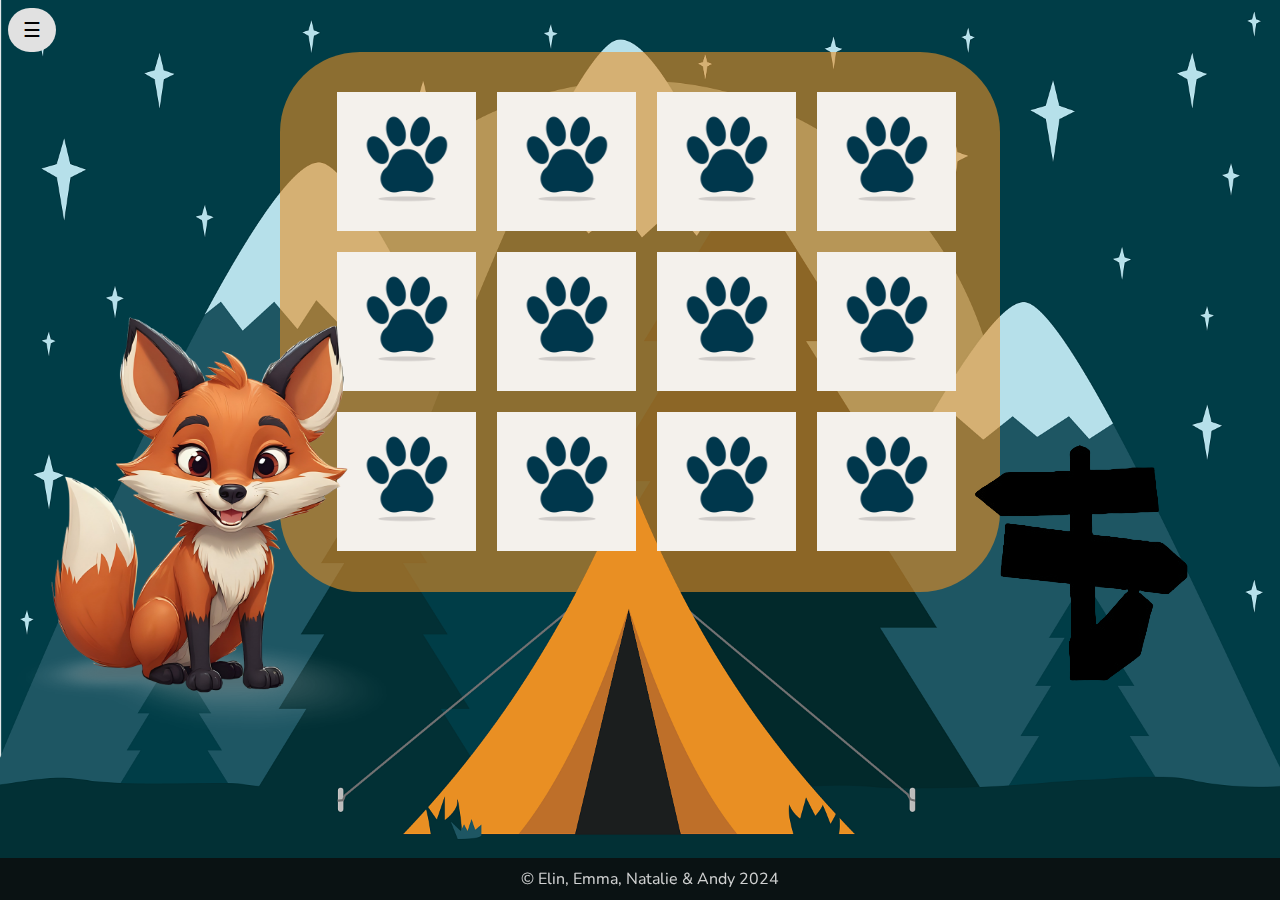
<file: MatteMemory.html>
<!DOCTYPE html>
<html>

<head>
    <title></title>
    <meta charset="utf-8">
    <meta name="viewport" content="width=device-width, initial-scale=1.0">
    <link rel="stylesheet" href="RakneRavarna.css">
    <link rel="preconnect" href="https://fonts.googleapis.com">
    <link rel="preconnect" href="https://fonts.gstatic.com" crossorigin>
    <link href="https://fonts.googleapis.com/css2?family=Nunito:ital,wght@0,200..1000;1,200..1000&display=swap"
        rel="stylesheet">
</head>

<body>
    <nav id="mySidepanel" class="sidepanel menu-text">
        <a href="javascript:void(0)" class="closebtn" onclick="closeNav()">&times;</a>
        <a href="index.html">Hem</a>
        <a href="VilkaArVi.html">Vilka är vi?</a>
        <a href="MatteMemory.html"><b>Spela</b></a>
    </nav>

    <button class="openbtn" onclick="openNav()">&#9776; </button>
    <main>
        <img src="högervändräv.png" alt="Left Image" class="vem-spelet-image">
        <div><img src="skylt.png" alt="Right Image" class="right-image">
            <div class="drag" id="drag"></div>
            <div class="missar" id="missar"></div></div>
        <div class="container">
            <div class="spelcontainer" id="spelcontainer">
            </div>
        </div>
    </main>
    </body>

<footer>
    &copy; Elin, Emma, Natalie & Andy 2024
</footer>
<script src="RakneRavarna.js"></script>
</body>

</html>
</file>
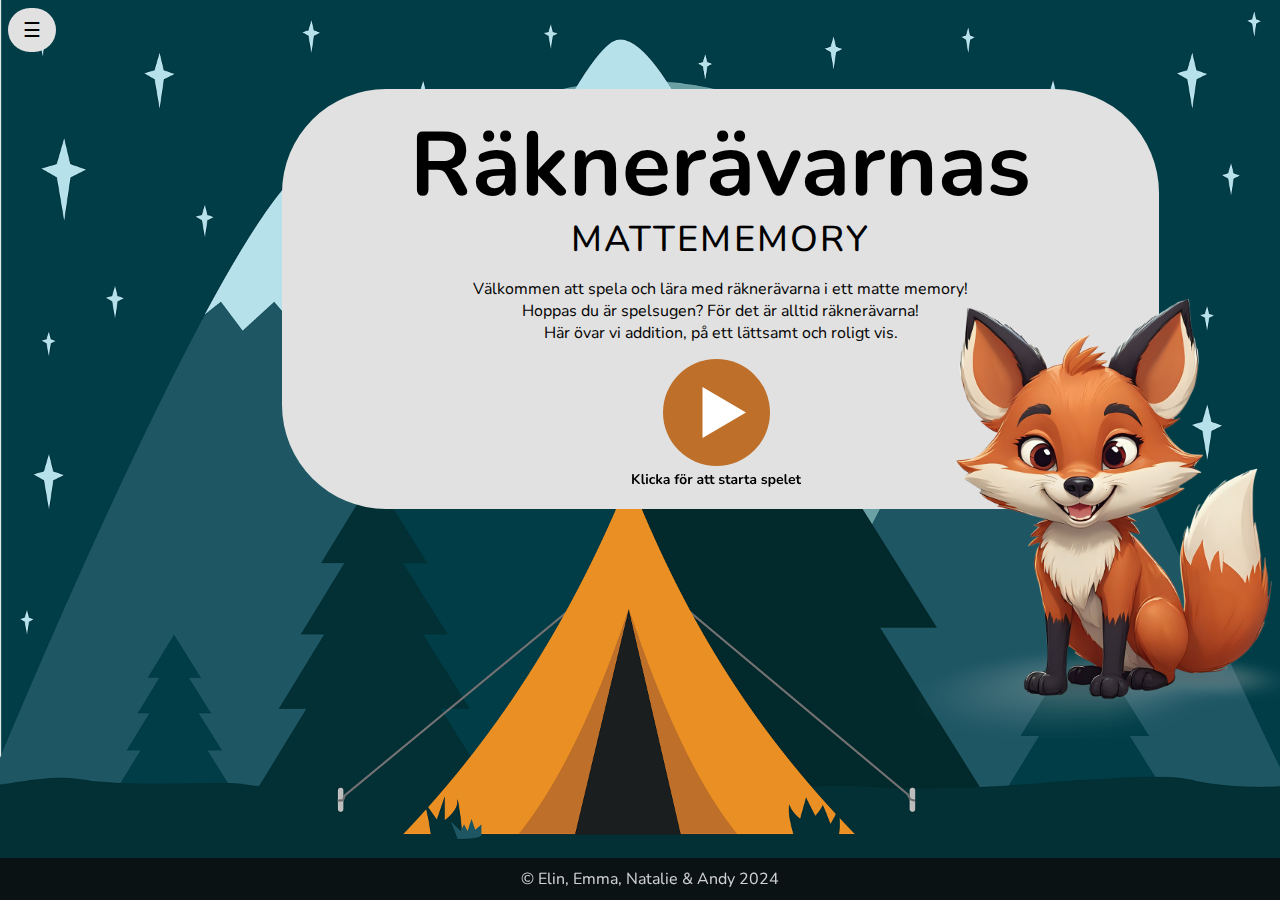
<file: RakneRavarna.html>
<!DOCTYPE html>
<html>

<head>
    <title></title>
    <meta charset="utf-8">
    <meta name="viewport" content="width=device-width, initial-scale=1.0">
    <link rel="stylesheet" href="RakneRavarna.css">
    <link rel="preconnect" href="https://fonts.googleapis.com">
    <link rel="preconnect" href="https://fonts.gstatic.com" crossorigin>
    <link href="https://fonts.googleapis.com/css2?family=Nunito:ital,wght@0,200..1000;1,200..1000&display=swap"
        rel="stylesheet">
</head>

<body>
    <nav id="mySidepanel" class="sidepanel menu-text">
        <a href="javascript:void(0)" class="closebtn" onclick="closeNav()">&times;</a>
            <a href="RakneRavarna.html"><b>Hem</b></a>
            <a href="VilkaArVi.html">Vilka är vi?</a>
            <a href="MatteMemory.html">Spela</a>
    </nav>

    <button class="openbtn" onclick="openNav()">&#9776; </button>
    <header></header>
    <main>

        <div class="greysquare">
            <div class="title">Räknerävarnas</div>
            <div class="undertitle">MATTEMEMORY</div>
            <div class="brodtext">Välkommen att spela och lära med räknerävarna i ett matte memory! <br>Hoppas du är
                spelsugen?
                För det är alltid räknerävarna!<br> Här övar vi addition, på ett lättsamt och roligt vis.</div>

            <div class="bild-container">
                <img src="vänstervändräv.png" alt="vänstervändräv"
                    class="left-image responsiv"><!--gör bilden responsiv-->
            </div>
            <div class="center-button"><a href="MatteMemory.html"><svg width="170" height="134" viewBox="0 0 170 134"
                        fill="none" xmlns="http://www.w3.org/2000/svg">
                        <path
                            d="M1.0033 125.112C0.713964 125.112 0.489964 125.033 0.331297 124.874C0.181964 124.706 0.107297 124.477 0.107297 124.188V115.928C0.107297 115.629 0.181964 115.405 0.331297 115.256C0.489964 115.097 0.713964 115.018 1.0033 115.018C1.29263 115.018 1.51196 115.097 1.6613 115.256C1.81996 115.405 1.8993 115.629 1.8993 115.928V119.498H1.9273L5.9453 115.466C6.09463 115.317 6.24396 115.205 6.3933 115.13C6.54263 115.055 6.71063 115.018 6.8973 115.018C7.16796 115.018 7.3593 115.088 7.4713 115.228C7.59263 115.368 7.6393 115.531 7.6113 115.718C7.59263 115.905 7.50396 116.077 7.3453 116.236L3.2573 120.282L3.2713 119.47L7.5413 123.81C7.7373 123.997 7.83996 124.193 7.8493 124.398C7.85863 124.603 7.7933 124.776 7.6533 124.916C7.52263 125.047 7.32663 125.112 7.0653 125.112C6.8413 125.112 6.6593 125.065 6.5193 124.972C6.38863 124.879 6.23463 124.743 6.0573 124.566L1.9273 120.436H1.8993V124.188C1.8993 124.477 1.82463 124.706 1.6753 124.874C1.52596 125.033 1.30196 125.112 1.0033 125.112ZM11.9433 125.14C11.1686 125.14 10.5853 124.921 10.1933 124.482C9.80131 124.034 9.60531 123.381 9.60531 122.522V115.9C9.60531 115.611 9.67998 115.391 9.82931 115.242C9.97865 115.093 10.1933 115.018 10.4733 115.018C10.7533 115.018 10.968 115.093 11.1173 115.242C11.276 115.391 11.3553 115.611 11.3553 115.9V122.438C11.3553 122.867 11.444 123.185 11.6213 123.39C11.808 123.595 12.0693 123.698 12.4053 123.698C12.48 123.698 12.55 123.698 12.6153 123.698C12.6806 123.689 12.746 123.679 12.8113 123.67C12.942 123.651 13.0306 123.689 13.0773 123.782C13.124 123.866 13.1473 124.043 13.1473 124.314C13.1473 124.547 13.1006 124.729 13.0073 124.86C12.914 124.991 12.76 125.07 12.5453 125.098C12.452 125.107 12.354 125.117 12.2513 125.126C12.1486 125.135 12.046 125.14 11.9433 125.14ZM14.944 125.098C14.664 125.098 14.4493 125.014 14.3 124.846C14.1507 124.678 14.076 124.445 14.076 124.146V119.008C14.076 118.7 14.1507 118.467 14.3 118.308C14.4493 118.14 14.664 118.056 14.944 118.056C15.224 118.056 15.4387 118.14 15.588 118.308C15.7467 118.467 15.826 118.7 15.826 119.008V124.146C15.826 124.445 15.7513 124.678 15.602 124.846C15.4527 125.014 15.2333 125.098 14.944 125.098ZM14.944 116.754C14.6173 116.754 14.3607 116.675 14.174 116.516C13.9967 116.348 13.908 116.119 13.908 115.83C13.908 115.531 13.9967 115.303 14.174 115.144C14.3607 114.985 14.6173 114.906 14.944 114.906C15.28 114.906 15.5367 114.985 15.714 115.144C15.8913 115.303 15.98 115.531 15.98 115.83C15.98 116.119 15.8913 116.348 15.714 116.516C15.5367 116.675 15.28 116.754 14.944 116.754ZM20.8084 125.14C20.0897 125.14 19.4644 124.995 18.9324 124.706C18.4004 124.407 17.9897 123.987 17.7004 123.446C17.411 122.905 17.2664 122.27 17.2664 121.542C17.2664 120.991 17.3457 120.501 17.5044 120.072C17.6724 119.633 17.9104 119.265 18.2184 118.966C18.5264 118.658 18.8997 118.425 19.3384 118.266C19.777 118.098 20.267 118.014 20.8084 118.014C21.1164 118.014 21.4477 118.056 21.8024 118.14C22.1664 118.224 22.507 118.364 22.8244 118.56C22.9737 118.653 23.0717 118.765 23.1184 118.896C23.165 119.027 23.1744 119.162 23.1464 119.302C23.1184 119.433 23.0577 119.549 22.9644 119.652C22.8804 119.745 22.773 119.806 22.6424 119.834C22.5117 119.853 22.367 119.82 22.2084 119.736C22.003 119.615 21.793 119.526 21.5784 119.47C21.3637 119.405 21.1584 119.372 20.9624 119.372C20.6544 119.372 20.3837 119.423 20.1504 119.526C19.917 119.619 19.7164 119.759 19.5484 119.946C19.3897 120.123 19.2684 120.347 19.1844 120.618C19.1004 120.889 19.0584 121.201 19.0584 121.556C19.0584 122.247 19.2217 122.793 19.5484 123.194C19.8844 123.586 20.3557 123.782 20.9624 123.782C21.1584 123.782 21.359 123.754 21.5644 123.698C21.779 123.642 21.9937 123.553 22.2084 123.432C22.367 123.348 22.507 123.32 22.6284 123.348C22.759 123.376 22.8664 123.441 22.9504 123.544C23.0344 123.637 23.0857 123.754 23.1044 123.894C23.123 124.025 23.1044 124.155 23.0484 124.286C23.0017 124.417 22.9084 124.524 22.7684 124.608C22.4604 124.795 22.1337 124.93 21.7884 125.014C21.443 125.098 21.1164 125.14 20.8084 125.14ZM25.1159 125.112C24.8359 125.112 24.6212 125.037 24.4719 124.888C24.3226 124.729 24.2479 124.505 24.2479 124.216V115.9C24.2479 115.611 24.3226 115.391 24.4719 115.242C24.6212 115.093 24.8359 115.018 25.1159 115.018C25.3959 115.018 25.6106 115.093 25.7599 115.242C25.9186 115.391 25.9979 115.611 25.9979 115.9V121.066H26.0259L28.3359 118.63C28.5226 118.443 28.6859 118.299 28.8259 118.196C28.9659 118.093 29.1572 118.042 29.3999 118.042C29.6426 118.042 29.8246 118.107 29.9459 118.238C30.0766 118.359 30.1419 118.509 30.1419 118.686C30.1419 118.863 30.0579 119.041 29.8899 119.218L27.4539 121.794V121.066L30.1279 123.95C30.2959 124.127 30.3706 124.309 30.3519 124.496C30.3426 124.673 30.2679 124.823 30.1279 124.944C29.9879 125.056 29.8106 125.112 29.5959 125.112C29.3346 125.112 29.1246 125.061 28.9659 124.958C28.8166 124.855 28.6486 124.701 28.4619 124.496L26.0259 121.948H25.9979V124.216C25.9979 124.813 25.7039 125.112 25.1159 125.112ZM33.9394 125.14C33.4447 125.14 33.0014 125.047 32.6094 124.86C32.2267 124.664 31.9234 124.403 31.6994 124.076C31.4847 123.749 31.3774 123.381 31.3774 122.97C31.3774 122.466 31.5081 122.069 31.7694 121.78C32.0307 121.481 32.4554 121.267 33.0434 121.136C33.6314 121.005 34.4201 120.94 35.4094 120.94H36.1094V121.948H35.4234C34.8447 121.948 34.3827 121.976 34.0374 122.032C33.6921 122.088 33.4447 122.186 33.2954 122.326C33.1554 122.457 33.0854 122.643 33.0854 122.886C33.0854 123.194 33.1927 123.446 33.4074 123.642C33.6221 123.838 33.9207 123.936 34.3034 123.936C34.6114 123.936 34.8821 123.866 35.1154 123.726C35.3581 123.577 35.5494 123.376 35.6894 123.124C35.8294 122.872 35.8994 122.583 35.8994 122.256V120.646C35.8994 120.179 35.7967 119.843 35.5914 119.638C35.3861 119.433 35.0407 119.33 34.5554 119.33C34.2847 119.33 33.9907 119.363 33.6734 119.428C33.3654 119.493 33.0387 119.605 32.6934 119.764C32.5161 119.848 32.3574 119.871 32.2174 119.834C32.0867 119.797 31.9841 119.722 31.9094 119.61C31.8347 119.489 31.7974 119.358 31.7974 119.218C31.7974 119.078 31.8347 118.943 31.9094 118.812C31.9841 118.672 32.1101 118.569 32.2874 118.504C32.7167 118.327 33.1274 118.201 33.5194 118.126C33.9207 118.051 34.2847 118.014 34.6114 118.014C35.2834 118.014 35.8341 118.117 36.2634 118.322C36.7021 118.527 37.0287 118.84 37.2434 119.26C37.4581 119.671 37.5654 120.203 37.5654 120.856V124.216C37.5654 124.505 37.4954 124.729 37.3554 124.888C37.2154 125.037 37.0147 125.112 36.7534 125.112C36.4921 125.112 36.2867 125.037 36.1374 124.888C35.9974 124.729 35.9274 124.505 35.9274 124.216V123.544H36.0394C35.9741 123.871 35.8434 124.155 35.6474 124.398C35.4607 124.631 35.2227 124.813 34.9334 124.944C34.6441 125.075 34.3127 125.14 33.9394 125.14ZM44.4864 125.112C44.2064 125.112 43.9871 125.037 43.8284 124.888C43.6791 124.729 43.6044 124.505 43.6044 124.216V119.47H42.9604C42.7364 119.47 42.5638 119.414 42.4424 119.302C42.3211 119.181 42.2604 119.017 42.2604 118.812C42.2604 118.597 42.3211 118.434 42.4424 118.322C42.5638 118.21 42.7364 118.154 42.9604 118.154H44.1084L43.6044 118.616V118.14C43.6044 117.179 43.8471 116.46 44.3324 115.984C44.8178 115.499 45.5178 115.214 46.4324 115.13L46.9084 115.088C47.0951 115.069 47.2444 115.102 47.3564 115.186C47.4684 115.261 47.5431 115.363 47.5804 115.494C47.6178 115.615 47.6224 115.741 47.5944 115.872C47.5664 116.003 47.5058 116.119 47.4124 116.222C47.3284 116.315 47.2164 116.367 47.0764 116.376L46.8804 116.39C46.3484 116.427 45.9611 116.563 45.7184 116.796C45.4758 117.029 45.3544 117.384 45.3544 117.86V118.378L45.1304 118.154H46.5444C46.7684 118.154 46.9411 118.21 47.0624 118.322C47.1838 118.434 47.2444 118.597 47.2444 118.812C47.2444 119.017 47.1838 119.181 47.0624 119.302C46.9411 119.414 46.7684 119.47 46.5444 119.47H45.3544V124.216C45.3544 124.813 45.0651 125.112 44.4864 125.112ZM51.1863 125.14C50.477 125.14 49.861 124.995 49.3383 124.706C48.8156 124.417 48.4096 124.006 48.1203 123.474C47.831 122.933 47.6863 122.298 47.6863 121.57C47.6863 121.019 47.7656 120.529 47.9243 120.1C48.0923 119.661 48.3303 119.288 48.6383 118.98C48.9463 118.663 49.315 118.425 49.7443 118.266C50.1736 118.098 50.6543 118.014 51.1863 118.014C51.8956 118.014 52.5116 118.159 53.0343 118.448C53.557 118.737 53.963 119.148 54.2523 119.68C54.5416 120.212 54.6863 120.842 54.6863 121.57C54.6863 122.121 54.6023 122.615 54.4343 123.054C54.2756 123.493 54.0423 123.871 53.7343 124.188C53.4263 124.496 53.0576 124.734 52.6283 124.902C52.199 125.061 51.7183 125.14 51.1863 125.14ZM51.1863 123.81C51.5316 123.81 51.835 123.726 52.0963 123.558C52.3576 123.39 52.5583 123.143 52.6983 122.816C52.8476 122.48 52.9223 122.065 52.9223 121.57C52.9223 120.823 52.7636 120.268 52.4463 119.904C52.129 119.531 51.709 119.344 51.1863 119.344C50.841 119.344 50.5376 119.428 50.2763 119.596C50.015 119.755 49.8096 120.002 49.6603 120.338C49.5203 120.665 49.4503 121.075 49.4503 121.57C49.4503 122.307 49.609 122.867 49.9263 123.25C50.2436 123.623 50.6636 123.81 51.1863 123.81ZM52.5163 116.698C52.2363 116.698 52.0216 116.623 51.8723 116.474C51.723 116.325 51.6483 116.11 51.6483 115.83C51.6483 115.559 51.723 115.349 51.8723 115.2C52.0216 115.051 52.2363 114.976 52.5163 114.976C52.787 114.976 52.997 115.051 53.1463 115.2C53.2956 115.349 53.3703 115.559 53.3703 115.83C53.3703 116.11 53.2956 116.325 53.1463 116.474C53.0063 116.623 52.7963 116.698 52.5163 116.698ZM49.8703 116.698C49.5996 116.698 49.385 116.623 49.2263 116.474C49.077 116.325 49.0023 116.11 49.0023 115.83C49.0023 115.559 49.077 115.349 49.2263 115.2C49.385 115.051 49.5996 114.976 49.8703 114.976C50.1503 114.976 50.365 115.051 50.5143 115.2C50.6636 115.349 50.7383 115.559 50.7383 115.83C50.7383 116.11 50.6636 116.325 50.5143 116.474C50.365 116.623 50.1503 116.698 49.8703 116.698ZM57.0267 125.112C56.7374 125.112 56.5134 125.037 56.3547 124.888C56.2054 124.729 56.1307 124.505 56.1307 124.216V118.924C56.1307 118.635 56.2054 118.415 56.3547 118.266C56.504 118.117 56.714 118.042 56.9847 118.042C57.2554 118.042 57.4654 118.117 57.6147 118.266C57.764 118.415 57.8387 118.635 57.8387 118.924V119.806H57.6987C57.8294 119.246 58.086 118.821 58.4687 118.532C58.8514 118.243 59.36 118.07 59.9947 118.014C60.1907 117.995 60.3447 118.047 60.4567 118.168C60.578 118.28 60.648 118.457 60.6667 118.7C60.6854 118.933 60.6294 119.125 60.4987 119.274C60.3774 119.414 60.1907 119.498 59.9387 119.526L59.6307 119.554C59.0614 119.61 58.632 119.787 58.3427 120.086C58.0534 120.375 57.9087 120.786 57.9087 121.318V124.216C57.9087 124.505 57.834 124.729 57.6847 124.888C57.5354 125.037 57.316 125.112 57.0267 125.112ZM67.6679 125.14C67.1732 125.14 66.7299 125.047 66.3379 124.86C65.9552 124.664 65.6519 124.403 65.4279 124.076C65.2132 123.749 65.1059 123.381 65.1059 122.97C65.1059 122.466 65.2366 122.069 65.4979 121.78C65.7592 121.481 66.1839 121.267 66.7719 121.136C67.3599 121.005 68.1486 120.94 69.1379 120.94H69.8379V121.948H69.1519C68.5732 121.948 68.1112 121.976 67.7659 122.032C67.4206 122.088 67.1732 122.186 67.0239 122.326C66.8839 122.457 66.8139 122.643 66.8139 122.886C66.8139 123.194 66.9212 123.446 67.1359 123.642C67.3506 123.838 67.6492 123.936 68.0319 123.936C68.3399 123.936 68.6106 123.866 68.8439 123.726C69.0866 123.577 69.2779 123.376 69.4179 123.124C69.5579 122.872 69.6279 122.583 69.6279 122.256V120.646C69.6279 120.179 69.5252 119.843 69.3199 119.638C69.1146 119.433 68.7692 119.33 68.2839 119.33C68.0132 119.33 67.7192 119.363 67.4019 119.428C67.0939 119.493 66.7672 119.605 66.4219 119.764C66.2446 119.848 66.0859 119.871 65.9459 119.834C65.8152 119.797 65.7126 119.722 65.6379 119.61C65.5632 119.489 65.5259 119.358 65.5259 119.218C65.5259 119.078 65.5632 118.943 65.6379 118.812C65.7126 118.672 65.8386 118.569 66.0159 118.504C66.4452 118.327 66.8559 118.201 67.2479 118.126C67.6492 118.051 68.0132 118.014 68.3399 118.014C69.0119 118.014 69.5626 118.117 69.9919 118.322C70.4306 118.527 70.7572 118.84 70.9719 119.26C71.1866 119.671 71.2939 120.203 71.2939 120.856V124.216C71.2939 124.505 71.2239 124.729 71.0839 124.888C70.9439 125.037 70.7432 125.112 70.4819 125.112C70.2206 125.112 70.0152 125.037 69.8659 124.888C69.7259 124.729 69.6559 124.505 69.6559 124.216V123.544H69.7679C69.7026 123.871 69.5719 124.155 69.3759 124.398C69.1892 124.631 68.9512 124.813 68.6619 124.944C68.3726 125.075 68.0412 125.14 67.6679 125.14ZM76.2062 125.14C75.5995 125.14 75.0908 125.037 74.6802 124.832C74.2788 124.627 73.9802 124.328 73.7842 123.936C73.5882 123.535 73.4902 123.04 73.4902 122.452V119.47H72.7622C72.5382 119.47 72.3655 119.414 72.2442 119.302C72.1228 119.181 72.0622 119.017 72.0622 118.812C72.0622 118.597 72.1228 118.434 72.2442 118.322C72.3655 118.21 72.5382 118.154 72.7622 118.154H73.4902V116.88C73.4902 116.591 73.5648 116.371 73.7142 116.222C73.8728 116.073 74.0922 115.998 74.3722 115.998C74.6522 115.998 74.8668 116.073 75.0162 116.222C75.1655 116.371 75.2402 116.591 75.2402 116.88V118.154H76.7242C76.9482 118.154 77.1208 118.21 77.2422 118.322C77.3635 118.434 77.4242 118.597 77.4242 118.812C77.4242 119.017 77.3635 119.181 77.2422 119.302C77.1208 119.414 76.9482 119.47 76.7242 119.47H75.2402V122.354C75.2402 122.802 75.3382 123.138 75.5342 123.362C75.7302 123.586 76.0475 123.698 76.4862 123.698C76.6448 123.698 76.7848 123.684 76.9062 123.656C77.0275 123.628 77.1348 123.609 77.2282 123.6C77.3402 123.591 77.4335 123.628 77.5082 123.712C77.5828 123.787 77.6202 123.945 77.6202 124.188C77.6202 124.375 77.5875 124.543 77.5222 124.692C77.4662 124.832 77.3588 124.93 77.2002 124.986C77.0788 125.023 76.9202 125.056 76.7242 125.084C76.5282 125.121 76.3555 125.14 76.2062 125.14ZM81.1827 125.14C80.5761 125.14 80.0674 125.037 79.6567 124.832C79.2554 124.627 78.9567 124.328 78.7607 123.936C78.5647 123.535 78.4667 123.04 78.4667 122.452V119.47H77.7387C77.5147 119.47 77.3421 119.414 77.2207 119.302C77.0994 119.181 77.0387 119.017 77.0387 118.812C77.0387 118.597 77.0994 118.434 77.2207 118.322C77.3421 118.21 77.5147 118.154 77.7387 118.154H78.4667V116.88C78.4667 116.591 78.5414 116.371 78.6907 116.222C78.8494 116.073 79.0687 115.998 79.3487 115.998C79.6287 115.998 79.8434 116.073 79.9927 116.222C80.1421 116.371 80.2167 116.591 80.2167 116.88V118.154H81.7007C81.9247 118.154 82.0974 118.21 82.2187 118.322C82.3401 118.434 82.4007 118.597 82.4007 118.812C82.4007 119.017 82.3401 119.181 82.2187 119.302C82.0974 119.414 81.9247 119.47 81.7007 119.47H80.2167V122.354C80.2167 122.802 80.3147 123.138 80.5107 123.362C80.7067 123.586 81.0241 123.698 81.4627 123.698C81.6214 123.698 81.7614 123.684 81.8827 123.656C82.0041 123.628 82.1114 123.609 82.2047 123.6C82.3167 123.591 82.4101 123.628 82.4847 123.712C82.5594 123.787 82.5967 123.945 82.5967 124.188C82.5967 124.375 82.5641 124.543 82.4987 124.692C82.4427 124.832 82.3354 124.93 82.1767 124.986C82.0554 125.023 81.8967 125.056 81.7007 125.084C81.5047 125.121 81.3321 125.14 81.1827 125.14ZM89.7265 125.14C89.3252 125.14 88.9005 125.098 88.4525 125.014C88.0045 124.93 87.6032 124.785 87.2485 124.58C87.0992 124.487 86.9919 124.379 86.9265 124.258C86.8705 124.127 86.8472 124.001 86.8565 123.88C86.8752 123.749 86.9219 123.637 86.9965 123.544C87.0805 123.451 87.1832 123.39 87.3045 123.362C87.4352 123.334 87.5752 123.357 87.7245 123.432C88.0979 123.609 88.4479 123.735 88.7745 123.81C89.1012 123.875 89.4232 123.908 89.7405 123.908C90.1885 123.908 90.5199 123.833 90.7345 123.684C90.9585 123.525 91.0705 123.32 91.0705 123.068C91.0705 122.853 90.9959 122.69 90.8465 122.578C90.7065 122.457 90.4919 122.368 90.2025 122.312L88.8025 122.046C88.2239 121.934 87.7805 121.724 87.4725 121.416C87.1739 121.099 87.0245 120.693 87.0245 120.198C87.0245 119.75 87.1459 119.363 87.3885 119.036C87.6405 118.709 87.9859 118.457 88.4245 118.28C88.8632 118.103 89.3672 118.014 89.9365 118.014C90.3472 118.014 90.7299 118.061 91.0845 118.154C91.4485 118.238 91.7985 118.373 92.1345 118.56C92.2745 118.635 92.3679 118.733 92.4145 118.854C92.4705 118.975 92.4845 119.101 92.4565 119.232C92.4285 119.353 92.3725 119.465 92.2885 119.568C92.2045 119.661 92.0972 119.722 91.9665 119.75C91.8452 119.769 91.7052 119.741 91.5465 119.666C91.2572 119.517 90.9772 119.409 90.7065 119.344C90.4452 119.279 90.1932 119.246 89.9505 119.246C89.4932 119.246 89.1525 119.325 88.9285 119.484C88.7139 119.643 88.6065 119.853 88.6065 120.114C88.6065 120.31 88.6719 120.473 88.8025 120.604C88.9332 120.735 89.1339 120.823 89.4045 120.87L90.8045 121.136C91.4112 121.248 91.8685 121.453 92.1765 121.752C92.4939 122.051 92.6525 122.452 92.6525 122.956C92.6525 123.637 92.3865 124.174 91.8545 124.566C91.3225 124.949 90.6132 125.14 89.7265 125.14ZM97.1241 125.14C96.5175 125.14 96.0088 125.037 95.5981 124.832C95.1968 124.627 94.8981 124.328 94.7021 123.936C94.5061 123.535 94.4081 123.04 94.4081 122.452V119.47H93.6801C93.4561 119.47 93.2835 119.414 93.1621 119.302C93.0408 119.181 92.9801 119.017 92.9801 118.812C92.9801 118.597 93.0408 118.434 93.1621 118.322C93.2835 118.21 93.4561 118.154 93.6801 118.154H94.4081V116.88C94.4081 116.591 94.4828 116.371 94.6321 116.222C94.7908 116.073 95.0101 115.998 95.2901 115.998C95.5701 115.998 95.7848 116.073 95.9341 116.222C96.0835 116.371 96.1581 116.591 96.1581 116.88V118.154H97.6421C97.8661 118.154 98.0388 118.21 98.1601 118.322C98.2815 118.434 98.3421 118.597 98.3421 118.812C98.3421 119.017 98.2815 119.181 98.1601 119.302C98.0388 119.414 97.8661 119.47 97.6421 119.47H96.1581V122.354C96.1581 122.802 96.2561 123.138 96.4521 123.362C96.6481 123.586 96.9655 123.698 97.4041 123.698C97.5628 123.698 97.7028 123.684 97.8241 123.656C97.9455 123.628 98.0528 123.609 98.1461 123.6C98.2581 123.591 98.3515 123.628 98.4261 123.712C98.5008 123.787 98.5381 123.945 98.5381 124.188C98.5381 124.375 98.5055 124.543 98.4401 124.692C98.3841 124.832 98.2768 124.93 98.1181 124.986C97.9968 125.023 97.8381 125.056 97.6421 125.084C97.4461 125.121 97.2735 125.14 97.1241 125.14ZM101.615 125.14C101.121 125.14 100.677 125.047 100.285 124.86C99.9025 124.664 99.5992 124.403 99.3752 124.076C99.1605 123.749 99.0532 123.381 99.0532 122.97C99.0532 122.466 99.1838 122.069 99.4452 121.78C99.7065 121.481 100.131 121.267 100.719 121.136C101.307 121.005 102.096 120.94 103.085 120.94H103.785V121.948H103.099C102.521 121.948 102.059 121.976 101.713 122.032C101.368 122.088 101.121 122.186 100.971 122.326C100.831 122.457 100.761 122.643 100.761 122.886C100.761 123.194 100.869 123.446 101.083 123.642C101.298 123.838 101.597 123.936 101.979 123.936C102.287 123.936 102.558 123.866 102.791 123.726C103.034 123.577 103.225 123.376 103.365 123.124C103.505 122.872 103.575 122.583 103.575 122.256V120.646C103.575 120.179 103.473 119.843 103.267 119.638C103.062 119.433 102.717 119.33 102.231 119.33C101.961 119.33 101.667 119.363 101.349 119.428C101.041 119.493 100.715 119.605 100.369 119.764C100.192 119.848 100.033 119.871 99.8932 119.834C99.7625 119.797 99.6598 119.722 99.5852 119.61C99.5105 119.489 99.4732 119.358 99.4732 119.218C99.4732 119.078 99.5105 118.943 99.5852 118.812C99.6598 118.672 99.7858 118.569 99.9632 118.504C100.393 118.327 100.803 118.201 101.195 118.126C101.597 118.051 101.961 118.014 102.287 118.014C102.959 118.014 103.51 118.117 103.939 118.322C104.378 118.527 104.705 118.84 104.919 119.26C105.134 119.671 105.241 120.203 105.241 120.856V124.216C105.241 124.505 105.171 124.729 105.031 124.888C104.891 125.037 104.691 125.112 104.429 125.112C104.168 125.112 103.963 125.037 103.813 124.888C103.673 124.729 103.603 124.505 103.603 124.216V123.544H103.715C103.65 123.871 103.519 124.155 103.323 124.398C103.137 124.631 102.899 124.813 102.609 124.944C102.32 125.075 101.989 125.14 101.615 125.14ZM107.913 125.112C107.624 125.112 107.4 125.037 107.241 124.888C107.092 124.729 107.017 124.505 107.017 124.216V118.924C107.017 118.635 107.092 118.415 107.241 118.266C107.391 118.117 107.601 118.042 107.871 118.042C108.142 118.042 108.352 118.117 108.501 118.266C108.651 118.415 108.725 118.635 108.725 118.924V119.806H108.585C108.716 119.246 108.973 118.821 109.355 118.532C109.738 118.243 110.247 118.07 110.881 118.014C111.077 117.995 111.231 118.047 111.343 118.168C111.465 118.28 111.535 118.457 111.553 118.7C111.572 118.933 111.516 119.125 111.385 119.274C111.264 119.414 111.077 119.498 110.825 119.526L110.517 119.554C109.948 119.61 109.519 119.787 109.229 120.086C108.94 120.375 108.795 120.786 108.795 121.318V124.216C108.795 124.505 108.721 124.729 108.571 124.888C108.422 125.037 108.203 125.112 107.913 125.112ZM116.032 125.14C115.426 125.14 114.917 125.037 114.506 124.832C114.105 124.627 113.806 124.328 113.61 123.936C113.414 123.535 113.316 123.04 113.316 122.452V119.47H112.588C112.364 119.47 112.192 119.414 112.07 119.302C111.949 119.181 111.888 119.017 111.888 118.812C111.888 118.597 111.949 118.434 112.07 118.322C112.192 118.21 112.364 118.154 112.588 118.154H113.316V116.88C113.316 116.591 113.391 116.371 113.54 116.222C113.699 116.073 113.918 115.998 114.198 115.998C114.478 115.998 114.693 116.073 114.842 116.222C114.992 116.371 115.066 116.591 115.066 116.88V118.154H116.55C116.774 118.154 116.947 118.21 117.068 118.322C117.19 118.434 117.25 118.597 117.25 118.812C117.25 119.017 117.19 119.181 117.068 119.302C116.947 119.414 116.774 119.47 116.55 119.47H115.066V122.354C115.066 122.802 115.164 123.138 115.36 123.362C115.556 123.586 115.874 123.698 116.312 123.698C116.471 123.698 116.611 123.684 116.732 123.656C116.854 123.628 116.961 123.609 117.054 123.6C117.166 123.591 117.26 123.628 117.334 123.712C117.409 123.787 117.446 123.945 117.446 124.188C117.446 124.375 117.414 124.543 117.348 124.692C117.292 124.832 117.185 124.93 117.026 124.986C116.905 125.023 116.746 125.056 116.55 125.084C116.354 125.121 116.182 125.14 116.032 125.14ZM120.523 125.14C120.029 125.14 119.585 125.047 119.193 124.86C118.811 124.664 118.507 124.403 118.283 124.076C118.069 123.749 117.961 123.381 117.961 122.97C117.961 122.466 118.092 122.069 118.353 121.78C118.615 121.481 119.039 121.267 119.627 121.136C120.215 121.005 121.004 120.94 121.993 120.94H122.693V121.948H122.007C121.429 121.948 120.967 121.976 120.621 122.032C120.276 122.088 120.029 122.186 119.879 122.326C119.739 122.457 119.669 122.643 119.669 122.886C119.669 123.194 119.777 123.446 119.991 123.642C120.206 123.838 120.505 123.936 120.887 123.936C121.195 123.936 121.466 123.866 121.699 123.726C121.942 123.577 122.133 123.376 122.273 123.124C122.413 122.872 122.483 122.583 122.483 122.256V120.646C122.483 120.179 122.381 119.843 122.175 119.638C121.97 119.433 121.625 119.33 121.139 119.33C120.869 119.33 120.575 119.363 120.257 119.428C119.949 119.493 119.623 119.605 119.277 119.764C119.1 119.848 118.941 119.871 118.801 119.834C118.671 119.797 118.568 119.722 118.493 119.61C118.419 119.489 118.381 119.358 118.381 119.218C118.381 119.078 118.419 118.943 118.493 118.812C118.568 118.672 118.694 118.569 118.871 118.504C119.301 118.327 119.711 118.201 120.103 118.126C120.505 118.051 120.869 118.014 121.195 118.014C121.867 118.014 122.418 118.117 122.847 118.322C123.286 118.527 123.613 118.84 123.827 119.26C124.042 119.671 124.149 120.203 124.149 120.856V124.216C124.149 124.505 124.079 124.729 123.939 124.888C123.799 125.037 123.599 125.112 123.337 125.112C123.076 125.112 122.871 125.037 122.721 124.888C122.581 124.729 122.511 124.505 122.511 124.216V123.544H122.623C122.558 123.871 122.427 124.155 122.231 124.398C122.045 124.631 121.807 124.813 121.517 124.944C121.228 125.075 120.897 125.14 120.523 125.14ZM132.232 125.14C131.831 125.14 131.406 125.098 130.958 125.014C130.51 124.93 130.109 124.785 129.754 124.58C129.605 124.487 129.498 124.379 129.432 124.258C129.376 124.127 129.353 124.001 129.362 123.88C129.381 123.749 129.428 123.637 129.502 123.544C129.586 123.451 129.689 123.39 129.81 123.362C129.941 123.334 130.081 123.357 130.23 123.432C130.604 123.609 130.954 123.735 131.28 123.81C131.607 123.875 131.929 123.908 132.246 123.908C132.694 123.908 133.026 123.833 133.24 123.684C133.464 123.525 133.576 123.32 133.576 123.068C133.576 122.853 133.502 122.69 133.352 122.578C133.212 122.457 132.998 122.368 132.708 122.312L131.308 122.046C130.73 121.934 130.286 121.724 129.978 121.416C129.68 121.099 129.53 120.693 129.53 120.198C129.53 119.75 129.652 119.363 129.894 119.036C130.146 118.709 130.492 118.457 130.93 118.28C131.369 118.103 131.873 118.014 132.442 118.014C132.853 118.014 133.236 118.061 133.59 118.154C133.954 118.238 134.304 118.373 134.64 118.56C134.78 118.635 134.874 118.733 134.92 118.854C134.976 118.975 134.99 119.101 134.962 119.232C134.934 119.353 134.878 119.465 134.794 119.568C134.71 119.661 134.603 119.722 134.472 119.75C134.351 119.769 134.211 119.741 134.052 119.666C133.763 119.517 133.483 119.409 133.212 119.344C132.951 119.279 132.699 119.246 132.456 119.246C131.999 119.246 131.658 119.325 131.434 119.484C131.22 119.643 131.112 119.853 131.112 120.114C131.112 120.31 131.178 120.473 131.308 120.604C131.439 120.735 131.64 120.823 131.91 120.87L133.31 121.136C133.917 121.248 134.374 121.453 134.682 121.752C135 122.051 135.158 122.452 135.158 122.956C135.158 123.637 134.892 124.174 134.36 124.566C133.828 124.949 133.119 125.14 132.232 125.14ZM137.43 127.632C137.15 127.632 136.936 127.557 136.786 127.408C136.637 127.259 136.562 127.039 136.562 126.75V118.924C136.562 118.635 136.637 118.415 136.786 118.266C136.936 118.117 137.146 118.042 137.416 118.042C137.696 118.042 137.911 118.117 138.06 118.266C138.21 118.415 138.284 118.635 138.284 118.924V120.016L138.13 119.596C138.27 119.12 138.555 118.737 138.984 118.448C139.423 118.159 139.932 118.014 140.51 118.014C141.108 118.014 141.63 118.159 142.078 118.448C142.536 118.737 142.89 119.148 143.142 119.68C143.394 120.203 143.52 120.833 143.52 121.57C143.52 122.298 143.394 122.933 143.142 123.474C142.89 124.006 142.54 124.417 142.092 124.706C141.644 124.995 141.117 125.14 140.51 125.14C139.941 125.14 139.442 125 139.012 124.72C138.583 124.431 138.294 124.057 138.144 123.6H138.312V126.75C138.312 127.039 138.233 127.259 138.074 127.408C137.925 127.557 137.71 127.632 137.43 127.632ZM140.02 123.81C140.366 123.81 140.669 123.726 140.93 123.558C141.192 123.39 141.392 123.143 141.532 122.816C141.682 122.48 141.756 122.065 141.756 121.57C141.756 120.823 141.598 120.268 141.28 119.904C140.963 119.531 140.543 119.344 140.02 119.344C139.675 119.344 139.372 119.428 139.11 119.596C138.849 119.755 138.644 120.002 138.494 120.338C138.354 120.665 138.284 121.075 138.284 121.57C138.284 122.307 138.443 122.867 138.76 123.25C139.078 123.623 139.498 123.81 140.02 123.81ZM148.331 125.14C147.556 125.14 146.889 124.995 146.329 124.706C145.769 124.417 145.335 124.006 145.027 123.474C144.728 122.942 144.579 122.312 144.579 121.584C144.579 120.875 144.724 120.254 145.013 119.722C145.312 119.19 145.718 118.775 146.231 118.476C146.754 118.168 147.346 118.014 148.009 118.014C148.494 118.014 148.928 118.093 149.311 118.252C149.703 118.411 150.034 118.639 150.305 118.938C150.585 119.237 150.795 119.601 150.935 120.03C151.084 120.45 151.159 120.926 151.159 121.458C151.159 121.626 151.098 121.757 150.977 121.85C150.865 121.934 150.702 121.976 150.487 121.976H145.993V120.968H149.927L149.703 121.178C149.703 120.749 149.638 120.389 149.507 120.1C149.386 119.811 149.204 119.591 148.961 119.442C148.728 119.283 148.434 119.204 148.079 119.204C147.687 119.204 147.351 119.297 147.071 119.484C146.8 119.661 146.59 119.918 146.441 120.254C146.301 120.581 146.231 120.973 146.231 121.43V121.528C146.231 122.293 146.408 122.867 146.763 123.25C147.127 123.623 147.659 123.81 148.359 123.81C148.602 123.81 148.872 123.782 149.171 123.726C149.479 123.661 149.768 123.553 150.039 123.404C150.235 123.292 150.408 123.245 150.557 123.264C150.706 123.273 150.823 123.325 150.907 123.418C151 123.511 151.056 123.628 151.075 123.768C151.094 123.899 151.066 124.034 150.991 124.174C150.926 124.314 150.809 124.435 150.641 124.538C150.314 124.743 149.936 124.897 149.507 125C149.087 125.093 148.695 125.14 148.331 125.14ZM154.883 125.14C154.108 125.14 153.525 124.921 153.133 124.482C152.741 124.034 152.545 123.381 152.545 122.522V115.9C152.545 115.611 152.619 115.391 152.769 115.242C152.918 115.093 153.133 115.018 153.413 115.018C153.693 115.018 153.907 115.093 154.057 115.242C154.215 115.391 154.295 115.611 154.295 115.9V122.438C154.295 122.867 154.383 123.185 154.561 123.39C154.747 123.595 155.009 123.698 155.345 123.698C155.419 123.698 155.489 123.698 155.555 123.698C155.62 123.689 155.685 123.679 155.751 123.67C155.881 123.651 155.97 123.689 156.017 123.782C156.063 123.866 156.087 124.043 156.087 124.314C156.087 124.547 156.04 124.729 155.947 124.86C155.853 124.991 155.699 125.07 155.485 125.098C155.391 125.107 155.293 125.117 155.191 125.126C155.088 125.135 154.985 125.14 154.883 125.14ZM160.321 125.14C159.546 125.14 158.879 124.995 158.319 124.706C157.759 124.417 157.325 124.006 157.017 123.474C156.718 122.942 156.569 122.312 156.569 121.584C156.569 120.875 156.714 120.254 157.003 119.722C157.302 119.19 157.708 118.775 158.221 118.476C158.744 118.168 159.336 118.014 159.999 118.014C160.484 118.014 160.918 118.093 161.301 118.252C161.693 118.411 162.024 118.639 162.295 118.938C162.575 119.237 162.785 119.601 162.925 120.03C163.074 120.45 163.149 120.926 163.149 121.458C163.149 121.626 163.088 121.757 162.967 121.85C162.855 121.934 162.692 121.976 162.477 121.976H157.983V120.968H161.917L161.693 121.178C161.693 120.749 161.628 120.389 161.497 120.1C161.376 119.811 161.194 119.591 160.951 119.442C160.718 119.283 160.424 119.204 160.069 119.204C159.677 119.204 159.341 119.297 159.061 119.484C158.79 119.661 158.58 119.918 158.431 120.254C158.291 120.581 158.221 120.973 158.221 121.43V121.528C158.221 122.293 158.398 122.867 158.753 123.25C159.117 123.623 159.649 123.81 160.349 123.81C160.592 123.81 160.862 123.782 161.161 123.726C161.469 123.661 161.758 123.553 162.029 123.404C162.225 123.292 162.398 123.245 162.547 123.264C162.696 123.273 162.813 123.325 162.897 123.418C162.99 123.511 163.046 123.628 163.065 123.768C163.084 123.899 163.056 124.034 162.981 124.174C162.916 124.314 162.799 124.435 162.631 124.538C162.304 124.743 161.926 124.897 161.497 125C161.077 125.093 160.685 125.14 160.321 125.14ZM167.644 125.14C167.037 125.14 166.528 125.037 166.118 124.832C165.716 124.627 165.418 124.328 165.222 123.936C165.026 123.535 164.928 123.04 164.928 122.452V119.47H164.2C163.976 119.47 163.803 119.414 163.682 119.302C163.56 119.181 163.5 119.017 163.5 118.812C163.5 118.597 163.56 118.434 163.682 118.322C163.803 118.21 163.976 118.154 164.2 118.154H164.928V116.88C164.928 116.591 165.002 116.371 165.152 116.222C165.31 116.073 165.53 115.998 165.81 115.998C166.09 115.998 166.304 116.073 166.454 116.222C166.603 116.371 166.678 116.591 166.678 116.88V118.154H168.162C168.386 118.154 168.558 118.21 168.68 118.322C168.801 118.434 168.862 118.597 168.862 118.812C168.862 119.017 168.801 119.181 168.68 119.302C168.558 119.414 168.386 119.47 168.162 119.47H166.678V122.354C166.678 122.802 166.776 123.138 166.972 123.362C167.168 123.586 167.485 123.698 167.924 123.698C168.082 123.698 168.222 123.684 168.344 123.656C168.465 123.628 168.572 123.609 168.666 123.6C168.778 123.591 168.871 123.628 168.946 123.712C169.02 123.787 169.058 123.945 169.058 124.188C169.058 124.375 169.025 124.543 168.96 124.692C168.904 124.832 168.796 124.93 168.638 124.986C168.516 125.023 168.358 125.056 168.162 125.084C167.966 125.121 167.793 125.14 167.644 125.14Z"
                            fill="black" />
                        <circle cx="84.5" cy="53.5" r="53.5" fill="#BE6F29" />
                        <path d="M114 53.5L70.5 79.0478L70.5 27.9522L114 53.5Z" fill="white" />
                    </svg></a></div>
        </div>
    </main>

    <footer>
        &copy; Elin, Emma, Natalie & Andy 2024
    </footer>
    <script src="RakneRavarna.js"></script>
</body>

</html>
</file>
<file: RakneRavarna.css>
body {
  background-image: url(Bakgrund.png);
  background-size: cover;
  background-position: center center;
  background-repeat: no-repeat;
  background-attachment: fixed;
  background-size: 100% 100%;
}

main {
  display: flex;
  justify-content: center;
  align-content: center;
}


footer {
  position: fixed;
  left: 0;
  bottom: 0;
  width: 100%;
  background-color: #0c0c0cd3;
  color: #fbfbfbd3;
  font-family: 'Nunito';
  padding: 10px;
  text-align: center;
  z-index: 3;
}


.greysquare {
  position: absolute;
  width: 877px;
  height: 420px;
  left: 282px;
  top: 89px;
  background: #E1E1E1;
  border-radius: 104px;
  z-index: 1;
}

.center-button {
  display: block;
  text-align: center;
  position: absolute;
  width: 10px;
  height: 30px;
  left: 350px;
  top: 270px;
}

.title {
  position: absolute;
  left: 0%;
  right: 0%;
  top: 3.55%;
  bottom: 60.06%;

  font-family: 'Nunito';
  font-style: normal;
  font-weight: 700;
  font-size: 90px;
  line-height: 123px;
  /* identical to box height */
  text-align: center;

  color: #000000;
}

.undertitle {
  position: absolute;
  left: 0%;
  right: 0%;
  top: 30%;
  bottom: 30%;

  font-family: 'Nunito';
  font-style: normal;
  font-weight: 500;
  font-size: 36px;
  line-height: 49px;
  text-align: center;
  letter-spacing: 0.06em;

  color: #000000;
}

.brodtext {
  position: absolute;
  left: 0%;
  right: 0%;
  top: 45%;
  bottom: 40%;

  font-family: 'Nunito';
  font-style: normal;
  font-weight: 400;
  font-size: 16px;
  line-height: 22px;
  text-align: center;

  color: #000000;
}

.bild-container {
  max-width: 100%; 
  height: 450px;
  margin-left: 75%;
  object-position: bottom;
  overflow: hidden;
}

img {
float: right; 
width: auto;
margin: 0%;
position:relative;
top: 150px;
}

.VAVtitle {
  position: absolute;
  width: 329px;
  height: 87px;
  left: 280px;
  top: 50px;

  font-family: 'Nunito';
  font-style: normal;
  font-weight: 700;
  font-size: 64px;
  line-height: 87px;
  text-align: center;

  color: #000000;
}

.vilkaarvitext {
  position: absolute;
  width: 723px;
  height: 198px;
  left: 70px;
  top: 150px;

  font-family: 'Nunito';
  font-style: normal;
  font-weight: 400;
  font-size: 16px;
  line-height: 22px;
  text-align: center;

  color: #000000;
}

.orangesquare {
  position: absolute;
  display: grid;
  grid-template-columns: repeat(4, 100px); /*rutnät för*/
  grid-template-rows: repeat(4, 100px);
  left: 22.85%;
  right: 22.85%;
  top: 8.33%;
  bottom: 14.74%;
  background: rgba(233, 143, 35, 0.6);
  border-radius: 104px;
  z-index: -2;

}

.left-image {
  position: absolute;
  top: 170px; /* Justera önskad avstånd från toppen */
  left: 570px; /* Justera önskad avstånd från vänster */
  z-index: 2; /* Se till att bilden ligger över spelet */
  width: 480px;
}

.right-image {
  position: absolute;
  top: 430px; /* Justera önskad avstånd från toppen */
  right: 90px; /* Justera önskad avstånd från höger */
  z-index: 2; /* Se till att bilden ligger över spelet */
  filter: brightness(0);
}

.vem-spelet-image {
  position: absolute;
  top: 280px; /* Justera önskad avstånd från toppen */
  left: -5px; /* Justera önskad avstånd från vänster */
  z-index: 2; /* Se till att bilden ligger över spelet */
  width: 450px;
}

/* The sidepanel menu */
.sidepanel {
  height: 1000px; /* Specify a height */
  width: 0; /* 0 width - change this with JavaScript */
  position: fixed; /* Stay in place */
  top: 0;
  left: 0;
  background-color: #E1E1E1;
  overflow-x: hidden; /* Disable horizontal scroll */
  padding-top: 60px; /* Place content 60px from the top */
  transition: 0.5s; /* 0.5 second transition effect to slide in the sidepanel */
  font-family: 'Nunito';
  z-index: 4;
}

/* The sidepanel links */
.sidepanel a {
  padding: 8px 8px 8px 32px;
  text-decoration: none;
  font-size: 25px;
  color: #000;
  display: block;
  transition: 0.3s;
}

/* When you mouse over the navigation links, change their color */
.sidepanel a:hover {
  color: #FFF;
}

/* Position and style the close button (top right corner) */
.sidepanel .closebtn {
  position: absolute;
  top: 0;
  right: 25px;
  font-size: 36px;
  margin-left: 50px;
}

/* Style the button that is used to open the sidepanel */
.openbtn {
  font-size: 20px;
  cursor: pointer;
  background-color: #E1E1E1;
  color: black;
  padding: 10px 15px;
  border: none;
  border-radius: 40px;
}

.openbtn:hover {
  background-color: #e3e3e3;
}

.spelcontainer {
  background-color: rgba(233, 143, 35, 0.6);
  height: 500px;
  width: 720px;
  border-radius: 80px;;
  position: relative; /* Gör rutan relativt positionerad */
  display: grid;
  grid-template-columns: repeat(4, 100px);
  grid-template-rows: repeat(4, 100px);
  gap: 60px;
  justify-content: center; 
  margin:auto;
  padding-top: 40px;
  z-index: 1; 
}

.container {
  position: relative; /* Gör containeren relativt positionerad för att underlätta placering av barnen */
}

.item {
    position: relative;
    background-color:#FFF;
    width: 139px;
    height: 139px;
    margin-left: -13px;
    transition: transform 0.3s ease;
}
  
.item img {
    width: 139px;
    height: 139px;
    position: absolute;
    top: 0;
    left: 0;
    backface-visibility: hidden;
    transition: transform 0.3s ease;
}

.front {
  transform: rotateY(0deg);
}

.back {
  transform: rotateY(180deg);
}

.flip {
  transform: rotateY(180deg);
  transform-style: preserve-3d; /* Säkerställ att 3D-rotation används */
}

.baksida {
  width: 139px;
  height: 139px;
  position: absolute;
  top: 0;
  left: -20px;
  backface-visibility: hidden;
  transition: transform 0.3s ease;
}

/* Baksidan match med grön, ska vi ha det eller räcker det att den blir orange när det är rätt?*/
.active-match{
  transition: all 1s ease;
  background-color: #B8EB85;
  height: 139px;
  width: 139px;
}

/* Baksidan röd om det är fel*/
.wrong {
  background-color: rgb(233, 150, 150) !important;
  transition: background-color 1s ease;
}

/* Baksidan orange när det är en match*/
.active-done{
  transition: all 2s ease;
  background-color: #BE6F29;
  height: 139px;
  width: 139px;
}

/* För att få siffran centrerad i baksidans kort*/
.centersiffra{
 left: -40px;
}

.drag{
  font-family: 'Nunito';
  font-style: normal;
  font-weight: 500;
  font-size: 30px;
  line-height: 49px;
  text-align: center;
  color: #FFF;
  z-index: 3;
  top: 63%; /* Justera önskad avstånd från toppen */
  right: 10.5%;
  position: absolute;
}

.missar{
  font-family: 'Nunito';
  font-style: normal;
  font-weight: 500;
  font-size: 30px;
  line-height: 49px;
  text-align: center;
  color: #FFF;
  z-index: 3;
  top: 72%; /* Justera önskad avstånd från toppen */
  right: 9%;
  rotate: 2%;
  position: absolute;
}
.new-title {
  position: fixed; /* Ändra position till relative */
  z-index: 3; /* Sätt ett högre z-index än fyrverkeri-GIF */
  top:auto;
  bottom: 70%;
  font-family: 'Nunito';
  font-style: normal;
  font-weight: 700;
  font-size: 90px;
  line-height: 123px;
  /* identical to box height */
  text-align: center;
}

.new-undertitle {
  position:fixed;
  margin-top: 13%;
  font-family: 'Nunito';
  font-style: normal;
  font-weight: 500;
  font-size: 25px;
  line-height: 49px;
  text-align: center;
  letter-spacing: 0.06em;

  color: #000000;
}
.image-holder {
  max-width: 100%; 
  height: 350px;
  margin-left: 60%;
  object-position: bottom;
  overflow: hidden;
}
.image-style {
  float: right; 
  width: auto;
  margin: -17%;
  position:absolute;
  top: 550px;
  }

  #fireworks{
    width: 100%;
    height: 350px;
    background-image: url('fireworks.gif');
    position: absolute;
    top: 0;
    left: 0;
    z-index: -1; /* Sätt ett lägre z-index än "title" */
  }
  
  .grattisknapp{
    margin-left: 19%;
    margin-top: 5%;
  }
</file>
